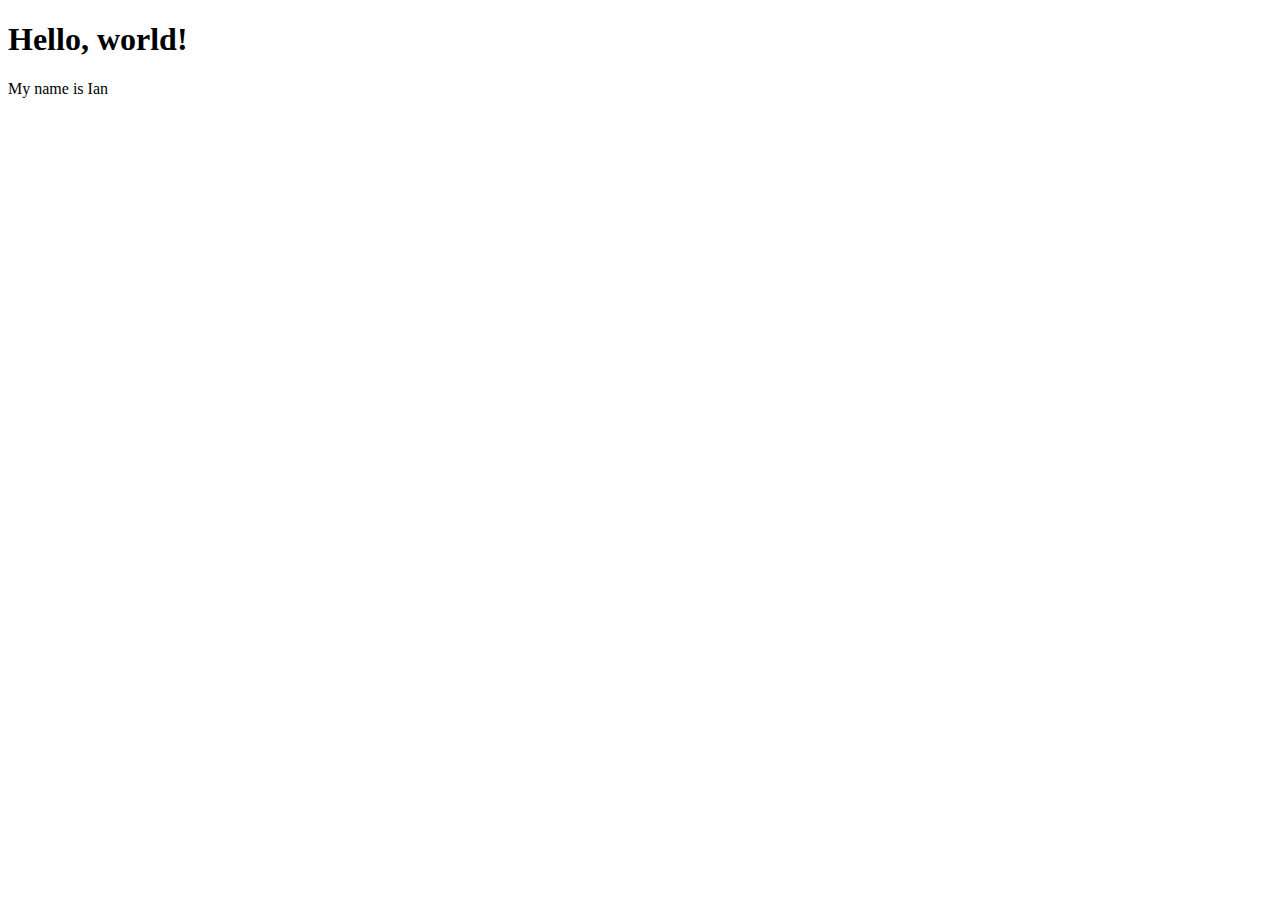
<file: 01-Test/index.html>
<!DOCTYPE html>
<html lang="en">
  <head>
    <meta charset="UTF-8" />
    <meta http-equiv="X-UA-Compatible" content="IE=edge" />
    <meta name="viewport" content="width=device-width, initial-scale=1.0" />
    <title>My first web page</title>
  </head>
  <body>
    <h1>Hello, world!</h1>
    <p>My name is Ian</p>
  </body>
</html>
</file>
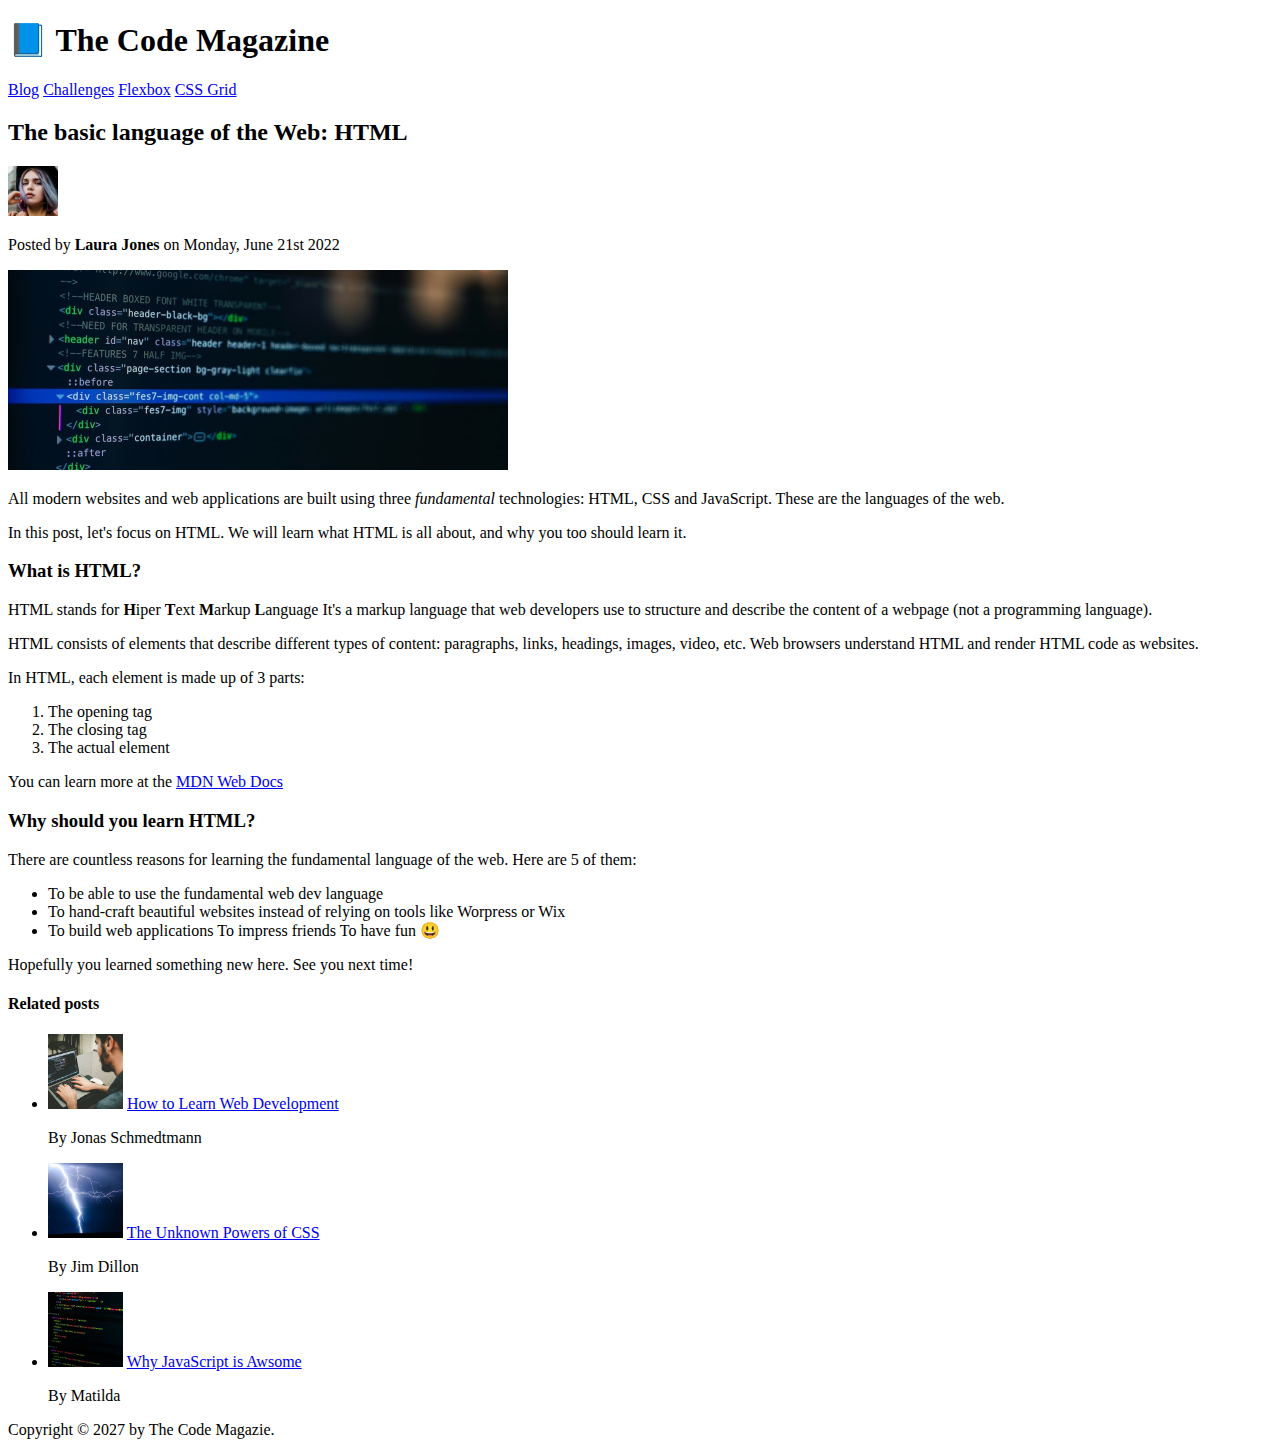
<file: 02-HTML-Fundamentals/index.html>
<!DOCTYPE html>
<html lang="en">

<head>
  <meta charset="UTF-8" />
  <title>The basic language of the Web: HTML</title> 
</head>

<body>
  <!-- Comments
      <h1>The basic language of the Web: HTML</h1>
      <h2>The basic language of the Web: HTML</h2>
      <h3>The basic language of the Web: HTML</h3>
      <h4>The basic language of the Web: HTML</h4>
      <h5>The basic language of the Web: HTML</h5>
      <h6>The basic language of the Web: HTML</h6>
    -->

  <header>
    <h1>📘 The Code Magazine</h1>
    <nav>
      <a href="blog.html">Blog</a>
      <a href="./challenges.html">Challenges</a>
      <a href="#">Flexbox</a>
      <a href="#">CSS Grid</a>
    </nav>
  </header>
  <article>
    <header>            
      <h2>The basic language of the Web: HTML</h2>      
      <img src="images/laura-jones.jpg" alt="Headshot of Laura Jones" height="50" width="50" />
      <p>Posted by <strong>Laura Jones</strong> on Monday, June 21st 2022</p>
      <img src="images/post-img.jpg" alt="HTML code on a sceen" height="200" width="500" />
    </header>
    <p>
      All modern websites and web applications are built using three
      <em>fundamental</em>
      technologies: HTML, CSS and JavaScript. These are the languages of the
      web.
    </p>
    <p>
      In this post, let's focus on HTML. We will learn what HTML is all about,
      and why you too should learn it.
    </p>
    <h3>What is HTML?</h3>
    <p>
      HTML stands for <strong>H</strong>iper <strong>T</strong>ext
      <strong>M</strong>arkup <strong>L</strong>anguage It's a markup language
      that web developers use to structure and describe the content of a webpage
      (not a programming language).
    </p>
    <p>
      HTML consists of elements that describe different types of content:
      paragraphs, links, headings, images, video, etc. Web browsers understand
      HTML and render HTML code as websites.
    </p>
    <p>In HTML, each element is made up of 3 parts:</p>
    <ol>
      <li>The opening tag</li>
      <li>The closing tag</li>
      <li>The actual element</li>
    </ol>

    <p></p>
    You can learn more at the
    <a href="https://developer.mozilla.org/en-US/" target="_blank">MDN Web Docs</a>
    </p>

    <h3>Why should you learn HTML?</h3>
    <p>
      There are countless reasons for learning the fundamental language of the
      web. Here are 5 of them:
    </p>
    <ul>
      <li>To be able to use the fundamental web dev language</li>
      <li>
        To hand-craft beautiful websites instead of relying on tools like
        Worpress or Wix
      </li>
      <li>To build web applications To impress friends To have fun 😃</li>
    </ul>
    <p>Hopefully you learned something new here. See you next time!</p>
  </article>
  <aside>
    <h4>Related posts</h4>
    <ul>
      <li>
        <img src="./images/related-1.jpg" alt="young man conding in laptop" height="75" width="75" />
        <a href="#">How to Learn Web Development</a>
        <p>By Jonas Schmedtmann</p>
      </li>
      <li>
        <img src="./images/related-2.jpg" alt="lightning" height="75" width="75" />
        <a href="#">The Unknown Powers of CSS</a>
        <p>By Jim Dillon</p>
      </li>
      <li>
        <img src="./images/related-3.jpg" alt="HTML code snippet" height="75" width="75"/>
        <a href="#">Why JavaScript is Awsome</a>
        <p>By Matilda</p>
      </li>
    </ul>
  </aside>
  <footer>
    Copyright &copy; 2027 by The Code Magazie.
  </footer>
</body>

</html>
</file>
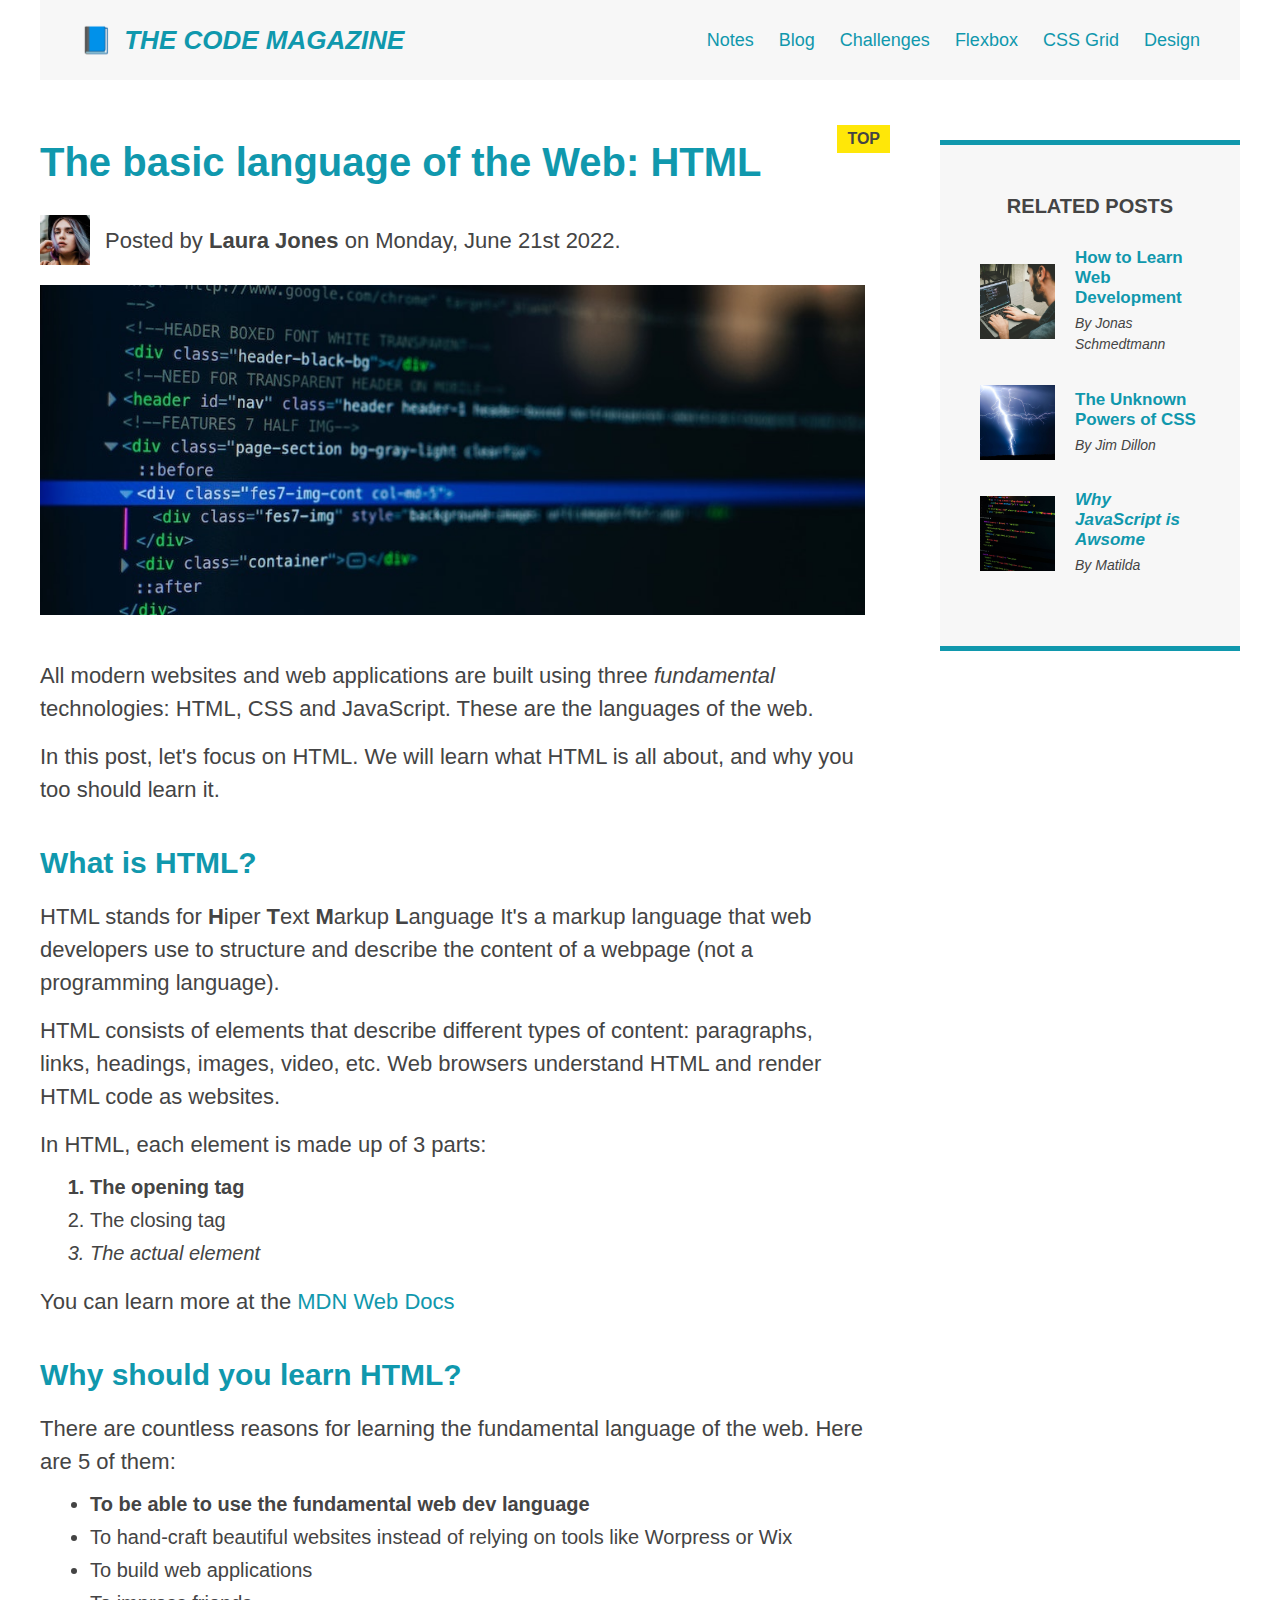
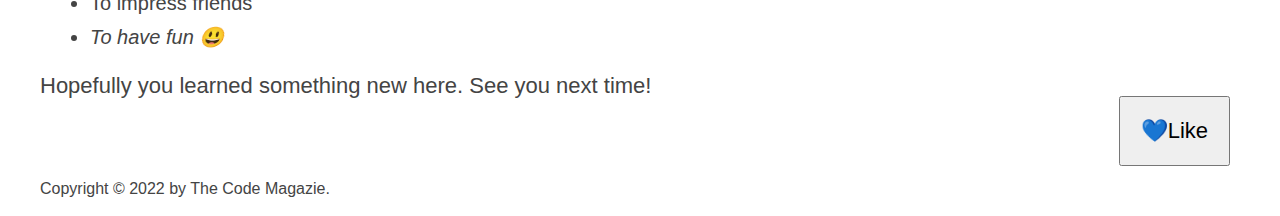
<file: code/index.html>
<!DOCTYPE html>
<html lang="en">
  <head>
    <meta charset="UTF-8" />
    <title>The basic language of the Web: HTML</title>
    <link href="./css/style.css" rel="stylesheet" />
  </head>

  <body>
    <div class="container">
      <header class="main-header clearfix">
        <h1>📘 The Code Magazine</h1>
        <nav>
          <a href="./notes.html">Notes</a>
          <a href="./blog.html">Blog</a>
          <a href="./challenges.html">Challenges</a>
          <a href="./flexbox.html">Flexbox</a>
          <a href="./css-grid.html">CSS Grid</a>
          <a href="./design.html">Design</a>
        </nav>
        <!-- <div class="clear"></div> -->
      </header>
      <!-- Only necessary for flexbox -->
      <!-- <div class="row"> -->
      <article>
        <header class="post-header">
          <h2>The basic language of the Web: HTML</h2>
          <div class="author-box">
            <img
              class="author-img"
              src="images/laura-jones.jpg"
              alt="Headshot of Laura Jones"
              height="50"
              width="50"
            />
            <p class="author">
              Posted by <strong>Laura Jones</strong> on Monday, June 21st 2022.
            </p>
          </div>
          <img
            class="post-image"
            src="images/post-img.jpg"
            alt="HTML code on a sceen"
            height="200"
            width="500"
          />
          <button>💙Like</button>
        </header>
        <p>
          All modern websites and web applications are built using three
          <em>fundamental</em>
          technologies: HTML, CSS and JavaScript. These are the languages of the
          web.
        </p>
        <p>
          In this post, let's focus on HTML. We will learn what HTML is all
          about, and why you too should learn it.
        </p>
        <h3>What is HTML?</h3>
        <p>
          HTML stands for <strong>H</strong>iper <strong>T</strong>ext
          <strong>M</strong>arkup <strong>L</strong>anguage It's a markup
          language that web developers use to structure and describe the content
          of a webpage (not a programming language).
        </p>
        <p>
          HTML consists of elements that describe different types of content:
          paragraphs, links, headings, images, video, etc. Web browsers
          understand HTML and render HTML code as websites.
        </p>
        <p>In HTML, each element is made up of 3 parts:</p>
        <ol>
          <li>The opening tag</li>
          <li>The closing tag</li>
          <li>The actual element</li>
        </ol>

        <p>
          You can learn more at the
          <a href="https://developer.mozilla.org/en-US/" target="_blank"
            >MDN Web Docs</a
          >
        </p>

        <h3>Why should you learn HTML?</h3>
        <p>
          There are countless reasons for learning the fundamental language of
          the web. Here are 5 of them:
        </p>
        <ul>
          <li>To be able to use the fundamental web dev language</li>
          <li>
            To hand-craft beautiful websites instead of relying on tools like
            Worpress or Wix
          </li>
          <li>To build web applications</li>
          <li>To impress friends</li>
          <li>To have fun 😃</li>
        </ul>
        <p>Hopefully you learned something new here. See you next time!</p>
      </article>
      <aside>
        <h4>Related posts</h4>
        <ul class="related">
          <li class="related-post">
            <img
              src="./images/related-1.jpg"
              alt="young man conding in laptop"
              height="75"
              width="75"
            />
            <div>
              <a href="#" class="related-link">How to Learn Web Development</a>
              <p class="related-author">By Jonas Schmedtmann</p>
            </div>
          </li>
          <li class="related-post">
            <img
              src="./images/related-2.jpg"
              alt="lightning"
              height="75"
              width="75"
            />
            <div>
              <a href="#" class="related-link">The Unknown Powers of CSS</a>
              <p class="related-author">By Jim Dillon</p>
            </div>
          </li>
          <li class="related-post">
            <img
              src="./images/related-3.jpg"
              alt="HTML code snippet"
              height="75"
              width="75"
            />
            <div>
              <a href="#" class="related-link">Why JavaScript is Awsome</a>
              <p class="related-author">By Matilda</p>
            </div>
          </li>
        </ul>
      </aside>
      <!-- </div> -->
      <footer>
        <p id="copyright" class="copyright text">
          Copyright &copy; 2022 by The Code Magazie.
        </p>
      </footer>
    </div>
  </body>
</html>
</file>
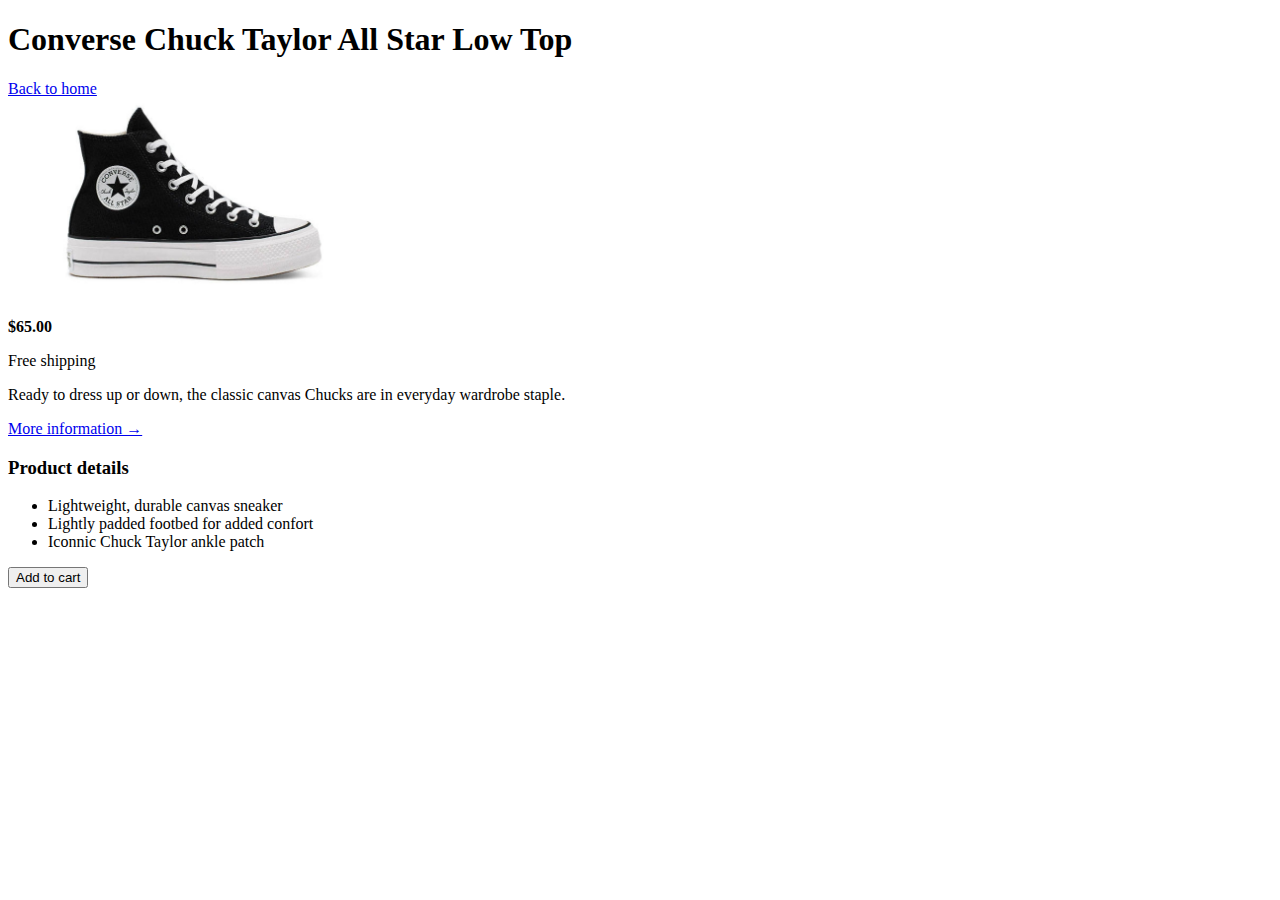
<file: 02-HTML-Fundamentals/challenges.html>
<!DOCTYPE html>
<html lang="en">
  <head>
    <meta charset="UTF-8" />
    <title>Challenge 02</title>
  </head>
  <body>
    <header>
      <h1>Converse Chuck Taylor All Star Low Top</h1>
      <a href="./index.html">Back to home</a>
    </header>
    <article>
      <img
        src="./images/converse"
        alt="Converse Chuck Taylor All Star Low Top"
        height="200"
      />
      <p><strong>$65.00</strong></p>
      <p>Free shipping</p>
      <p>
        Ready to dress up or down, the classic canvas Chucks are in everyday
        wardrobe staple.
      </p>
      <a href="#">More information &rarr;</a>
    </article>
    <aside>
      <h3>Product details</h3>
      <ul>
        <li>Lightweight, durable canvas sneaker</li>
        <li>Lightly padded footbed for added confort</li>
        <li>Iconnic Chuck Taylor ankle patch</li>
      </ul>
      <button>Add to cart</button>
    </aside>
  </body>
</html>
</file>
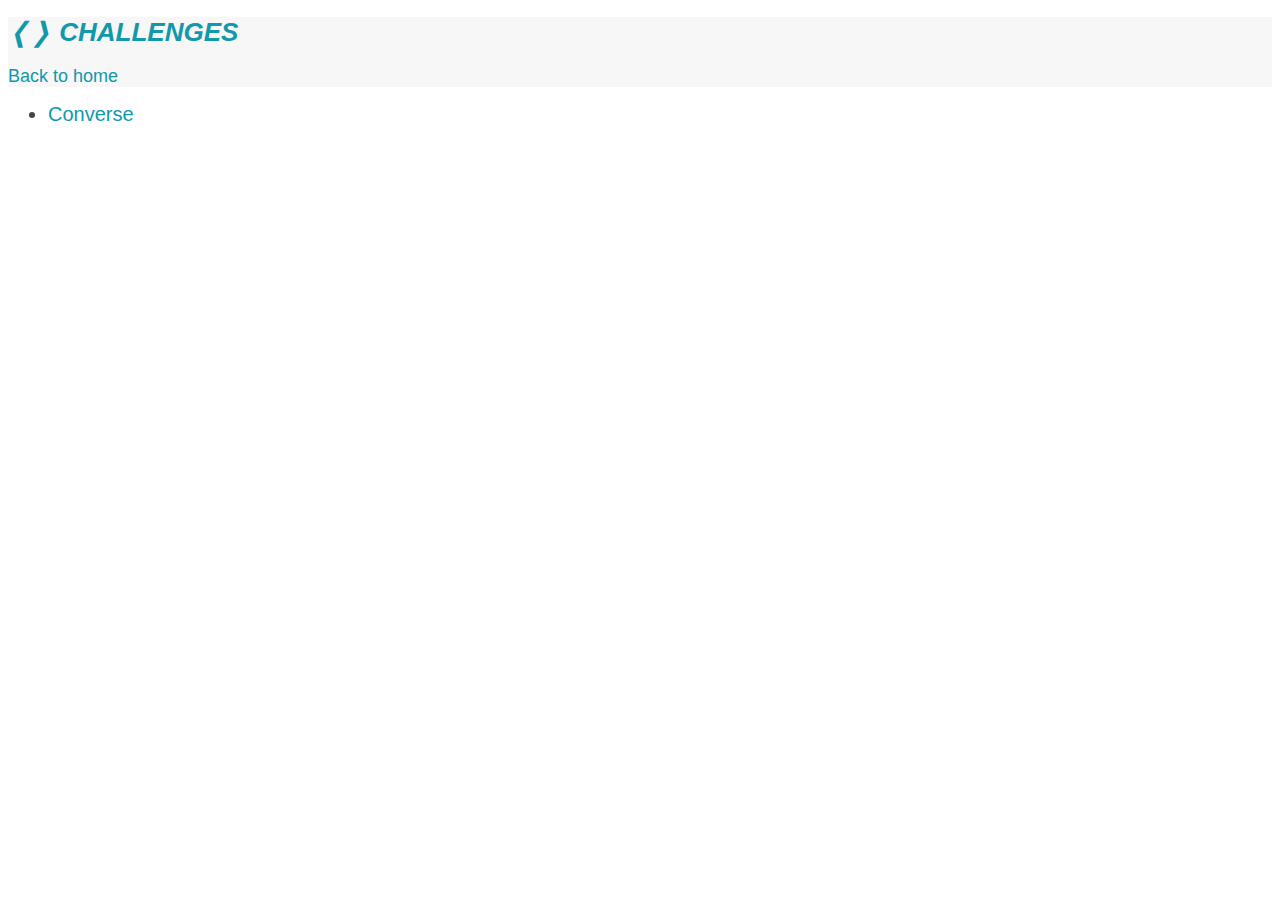
<file: code/challenges.html>
<!DOCTYPE html>
<html lang="en">
  <head>
    <meta charset="UTF-8" />
    <title>Challenge 02</title>
    <link href="./css/challenges.css" rel="stylesheet" />
  </head>
  <body>
    <header class="main-header">
      <h1>&#10092;&#10093; Challenges</h1>
      <nav>
        <a href="./index.html">Back to home</a>
      </nav>
    </header>
    <article>
      <section>
        <ul>
          <li>
            <a href="./converse.html"> Converse </a>
          </li>
        </ul>
      </section>
    </article>
  </body>
</html>
</file>
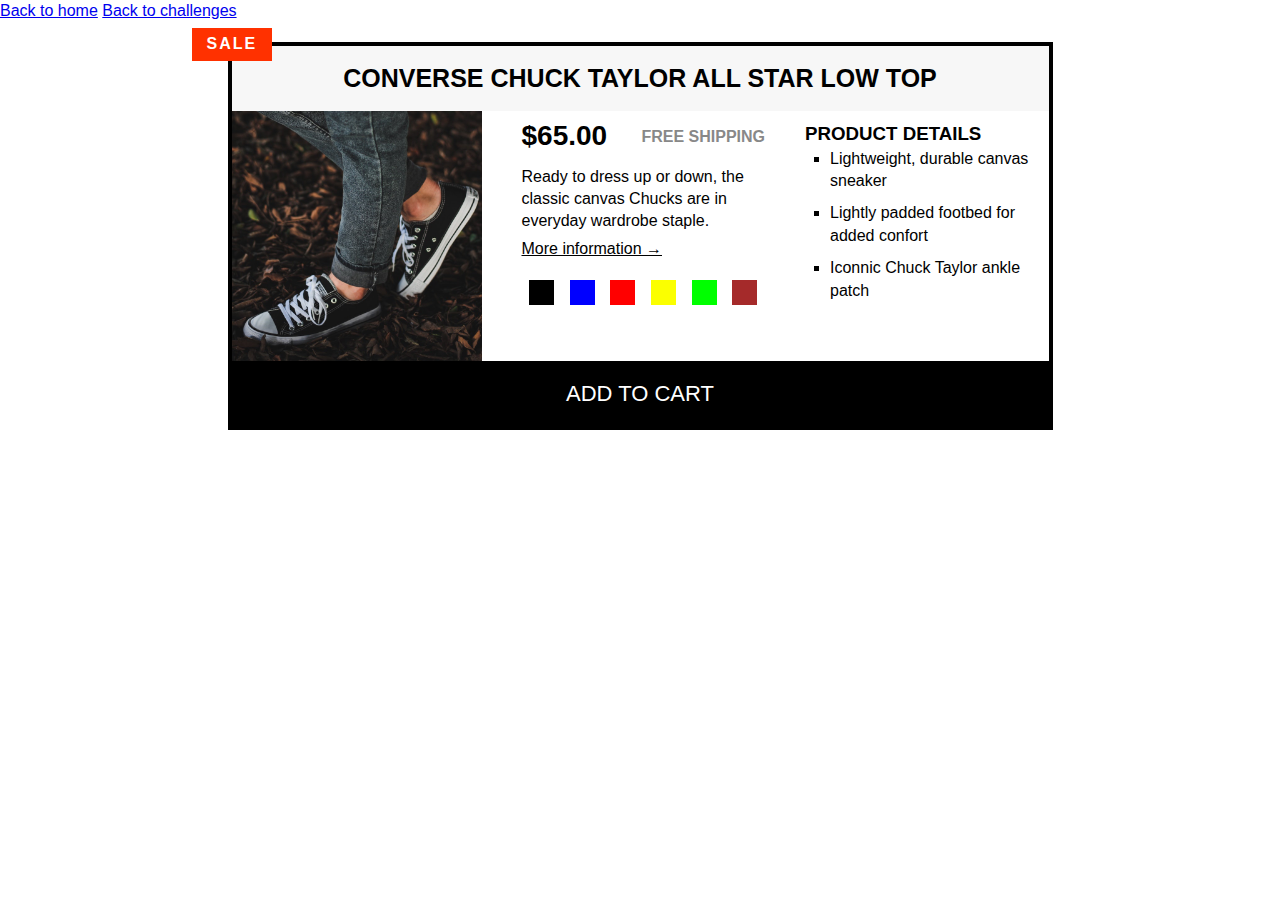
<file: code/converse.html>
<!DOCTYPE html>
<html lang="en">
  <head>
    <meta charset="UTF-8" />
    <title>Challenge 02</title>
    <link href="./css/converse.css" rel="stylesheet" />
  </head>
  <body>
    <a href="./index.html">Back to home</a>
    <a href="./challenges.html">Back to challenges</a>
    <article class="product">
      <h1 class="title">Converse Chuck Taylor All Star Low Top</h1>
      <img
        src="./images/converse.jpeg"
        alt="Chuck Taylor All Star Shoe"
        class="product-img"
      />
      <div class="product-info">
        <div class="product-info-price">
          <p class="price"><strong>$65.00</strong></p>
          <p class="ship">Free shipping</p>
        </div>
        <div class="clear"></div>
        <p class="product-description">
          Ready to dress up or down, the classic canvas Chucks are in everyday
          wardrobe staple.
        </p>
        <a href="#" class="more-info">More information &rarr;</a>
        <div class="colors">
          <div class="color black"></div>
          <div class="color blue"></div>
          <div class="color red"></div>
          <div class="color yellow"></div>
          <div class="color green"></div>
          <div class="color brown"></div>
        </div>
      </div>
      <div class="product-details">
        <h3 class="details">Product details</h3>
        <ul class="details-list">
          <li>Lightweight, durable canvas sneaker</li>
          <li>Lightly padded footbed for added confort</li>
          <li>Iconnic Chuck Taylor ankle patch</li>
        </ul>
      </div>
      <button class="button">Add to cart</button>
    </article>
  </body>
</html>
</file>
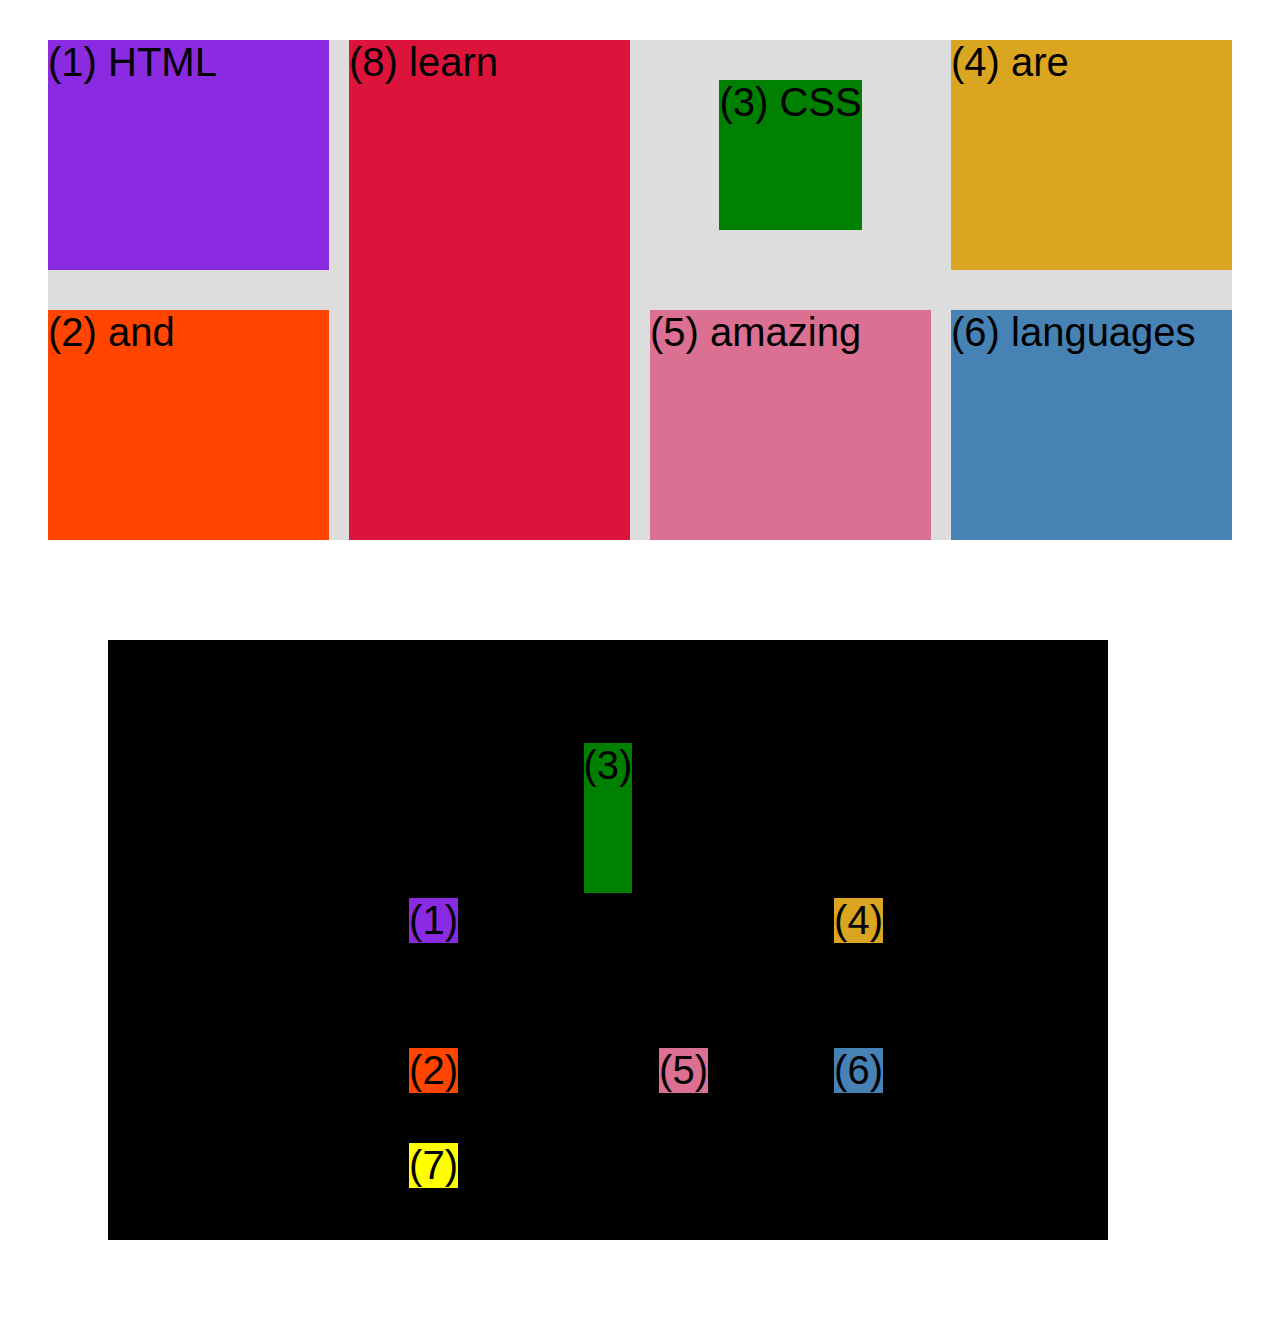
<file: code/css-grid.html>
<!DOCTYPE html>
<html lang="en">
  <head>
    <meta charset="UTF-8" />
    <meta http-equiv="X-UA-Compatible" content="IE=edge" />
    <meta name="viewport" content="width=device-width, initial-scale=1.0" />
    <title>CSS Grid</title>
    <style>
      .el--1 {
        background-color: blueviolet;
      }
      .el--2 {
        background-color: orangered;
      }
      .el--3 {
        background-color: green;
        height: 150px;
      }
      .el--4 {
        background-color: goldenrod;
      }
      .el--5 {
        background-color: palevioletred;
      }
      .el--6 {
        background-color: steelblue;
      }
      .el--7 {
        background-color: yellow;
      }
      .el--8 {
        background-color: crimson;
      }

      .container--1 {
        /* STARTER */
        font-family: sans-serif;
        background-color: #ddd;
        font-size: 40px;
        margin: 40px;

        /* CSS GRID */
        display: grid;
        grid-template-columns: repeat(4, 1fr);
        grid-template-rows: 1fr 1fr;
        height: 500px;
        /* gap: 30px; */
        column-gap: 20px;
        row-gap: 40px;
        /* display: none; */
      }

      .el--8 {
        grid-column: 2 / 3;
        grid-row: 1 / -1;
      }

      .el--2 {
        /* grid-column: 1/-1; */
        grid-row: 2;
      }

      /* .el--6 {
        grid-row: 3 /5; 
      } */

      .container--2 {
        /* STARTER */
        font-family: sans-serif;
        background-color: black;
        font-size: 40px;
        margin: 100px;

        width: 1000px;
        height: 600px;

        /* CSS GRID */
        display: grid;
        grid-template-columns: 125px 200px 125px;
        grid-template-rows: 250px 100px;
        gap: 50px;
        /*Align tracks inside container;
        distribute empty space*/
        justify-content: center;
        /* justify-content: space-around; */
        align-content: center;
        /*Aligning items INSIDE cells: moving items
        around inside cells
        */
        align-items: end;
        justify-items: end;
      }

      .el--3 {
        align-self: center;
        justify-self: center;
      }
    </style>
  </head>
  <body>
    <div class="container--1">
      <div class="el el--1">(1) HTML</div>
      <div class="el el--2">(2) and</div>
      <div class="el el--3">(3) CSS</div>
      <div class="el el--4">(4) are</div>
      <div class="el el--5">(5) amazing</div>
      <div class="el el--6">(6) languages</div>
      <!-- <div class="el el--7">(7) to</div> -->
      <div class="el el--8">(8) learn</div>
    </div>

    <div class="container--2">
      <div class="el el--1">(1)</div>
      <div class="el el--2">(2)</div>
      <div class="el el--3">(3)</div>
      <div class="el el--4">(4)</div>
      <div class="el el--5">(5)</div>
      <div class="el el--6">(6)</div>
      <div class="el el--7">(7)</div>
    </div>
  </body>
</html>
</file>
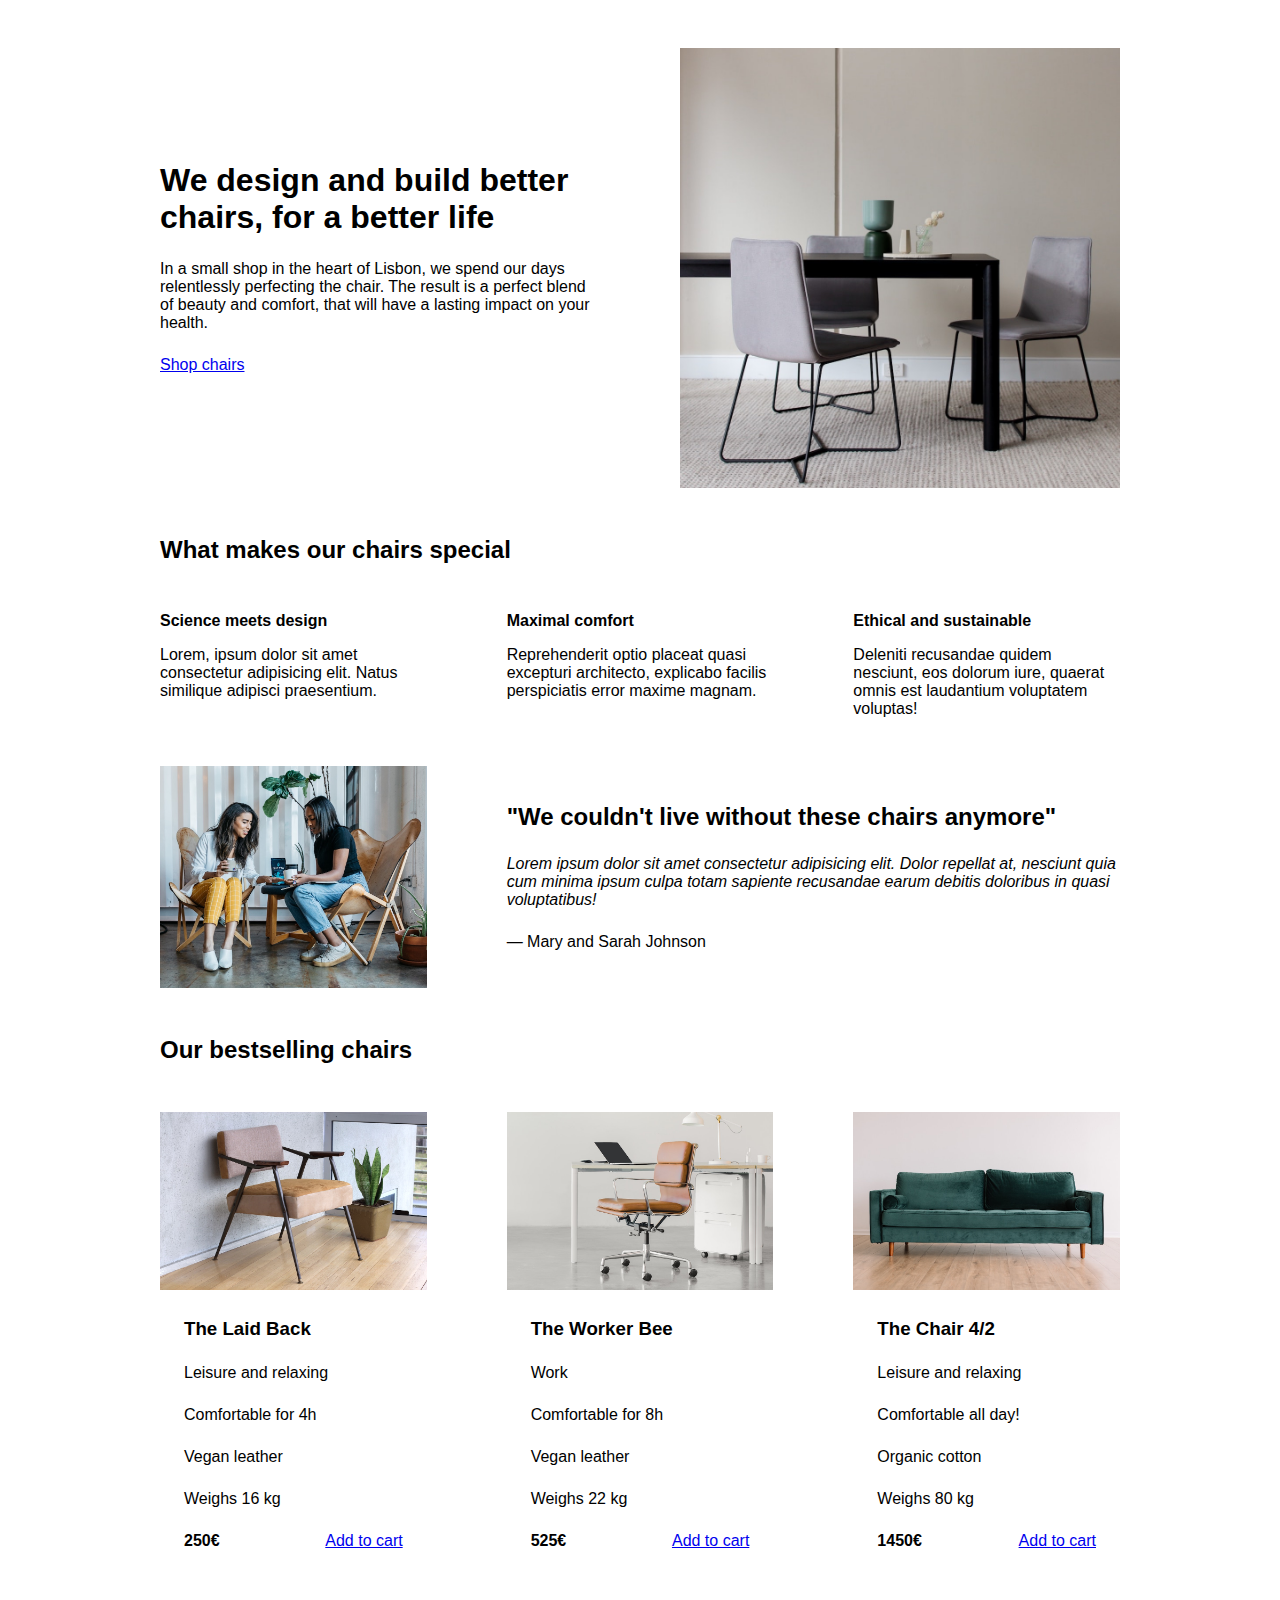
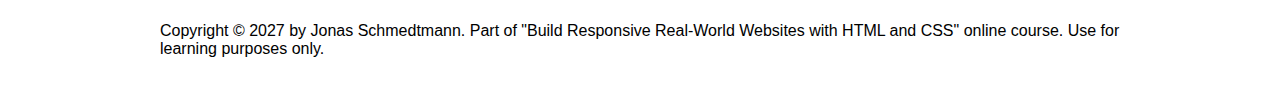
<file: code/design.html>
<!DOCTYPE html>
<html lang="en">
  <head>
    <meta charset="UTF-8" />
    <meta http-equiv="X-UA-Compatible" content="IE=edge" />
    <meta name="viewport" content="width=device-width, initial-scale=1.0" />
    <link rel="stylesheet" href="./css/design.css" />
    <title>Lisbon Chair Shop</title>
  </head>
  <body>
    <div class="container">
      <header>
        <div class="header-text-box">
          <h1>We design and build better chairs, for a better life</h1>
          <p class="header-text">
            In a small shop in the heart of Lisbon, we spend our days
            relentlessly perfecting the chair. The result is a perfect blend of
            beauty and comfort, that will have a lasting impact on your health.
          </p>
          <a class="btn btn--big" href="#">Shop chairs</a>
        </div>
        <img src="./images/design/hero.jpg" alt="Photo" />
      </header>

      <section>
        <h2>What makes our chairs special</h2>
        <div class="grid-3-cols">
          <div>
            <p class="features-title"><strong>Science meets design</strong></p>
            <p class="features-text">
              Lorem, ipsum dolor sit amet consectetur adipisicing elit. Natus
              similique adipisci praesentium.
            </p>
          </div>

          <div>
            <p class="features-title">
              <strong>Maximal comfort</strong>
            </p>
            <p class="features-text">
              Reprehenderit optio placeat quasi excepturi architecto, explicabo
              facilis perspiciatis error maxime magnam.
            </p>
          </div>

          <div>
            <p class="features-title">
              <strong>Ethical and sustainable</strong>
            </p>
            <p class="features-text">
              Deleniti recusandae quidem nesciunt, eos dolorum iure, quaerat
              omnis est laudantium voluptatem voluptas!
            </p>
          </div>
        </div>
      </section>

      <section class="testimonial-section">
        <div class="grid-3-cols">
          <img
            src="./images/design/customers.jpg"
            alt="People sitting on chairs"
          />
          <div class="testimonial-box">
            <h2>"We couldn't live without these chairs anymore"</h2>
            <blockquote class="testimonial-text">
              Lorem ipsum dolor sit amet consectetur adipisicing elit. Dolor
              repellat at, nesciunt quia cum minima ipsum culpa totam sapiente
              recusandae earum debitis doloribus in quasi voluptatibus!
            </blockquote>
            <p class="testimonial-author">&mdash; Mary and Sarah Johnson</p>
          </div>
        </div>
      </section>

      <section>
        <h2>Our bestselling chairs</h2>
        <div class="grid-3-cols">
          <figure class="chair">
            <img src="./images/design/chair-1.jpg" alt="Chair" />
            <div class="chair-box">
              <h3>The Laid Back</h3>
              <ul class="chair-details">
                <li>
                  <!-- Span is a generic INLINE text element, it doesn't have any meaning. It's like a div element, but inline -->
                  <span>Leisure and relaxing</span>
                </li>
                <li>
                  <span>Comfortable for 4h</span>
                </li>
                <li>
                  <span>Vegan leather</span>
                </li>
                <li>
                  <span>Weighs 16 kg</span>
                </li>
              </ul>
              <div class="chair-price">
                <strong>250€</strong>
                <a href="#" class="btn btn--small">Add to cart</a>
              </div>
            </div>
          </figure>

          <figure class="chair">
            <img src="./images/design/chair-2.jpg" alt="Chair" />
            <div class="chair-box">
              <h3>The Worker Bee</h3>
              <ul class="chair-details">
                <li>
                  <span>Work</span>
                </li>
                <li>
                  <span>Comfortable for 8h</span>
                </li>
                <li>
                  <span>Vegan leather</span>
                </li>
                <li>
                  <span>Weighs 22 kg</span>
                </li>
              </ul>
              <div class="chair-price">
                <strong>525€</strong>
                <a href="#" class="btn btn--small">Add to cart</a>
              </div>
            </div>
          </figure>

          <figure class="chair">
            <img src="./images/design/chair-3.jpg" alt="Chair" />
            <div class="chair-box">
              <h3>The Chair 4/2</h3>
              <ul class="chair-details">
                <li>
                  <span>Leisure and relaxing</span>
                </li>
                <li>
                  <span>Comfortable all day!</span>
                </li>
                <li>
                  <span>Organic cotton</span>
                </li>
                <li>
                  <span>Weighs 80 kg</span>
                </li>
              </ul>
              <div class="chair-price">
                <strong>1450€</strong>
                <a href="#" class="btn btn--small">Add to cart</a>
              </div>
            </div>
          </figure>
        </div>
      </section>

      <footer>
        Copyright &copy; 2027 by Jonas Schmedtmann. Part of "Build Responsive
        Real-World Websites with HTML and CSS" online course. Use for learning
        purposes only.
      </footer>
    </div>
  </body>
</html>
</file>
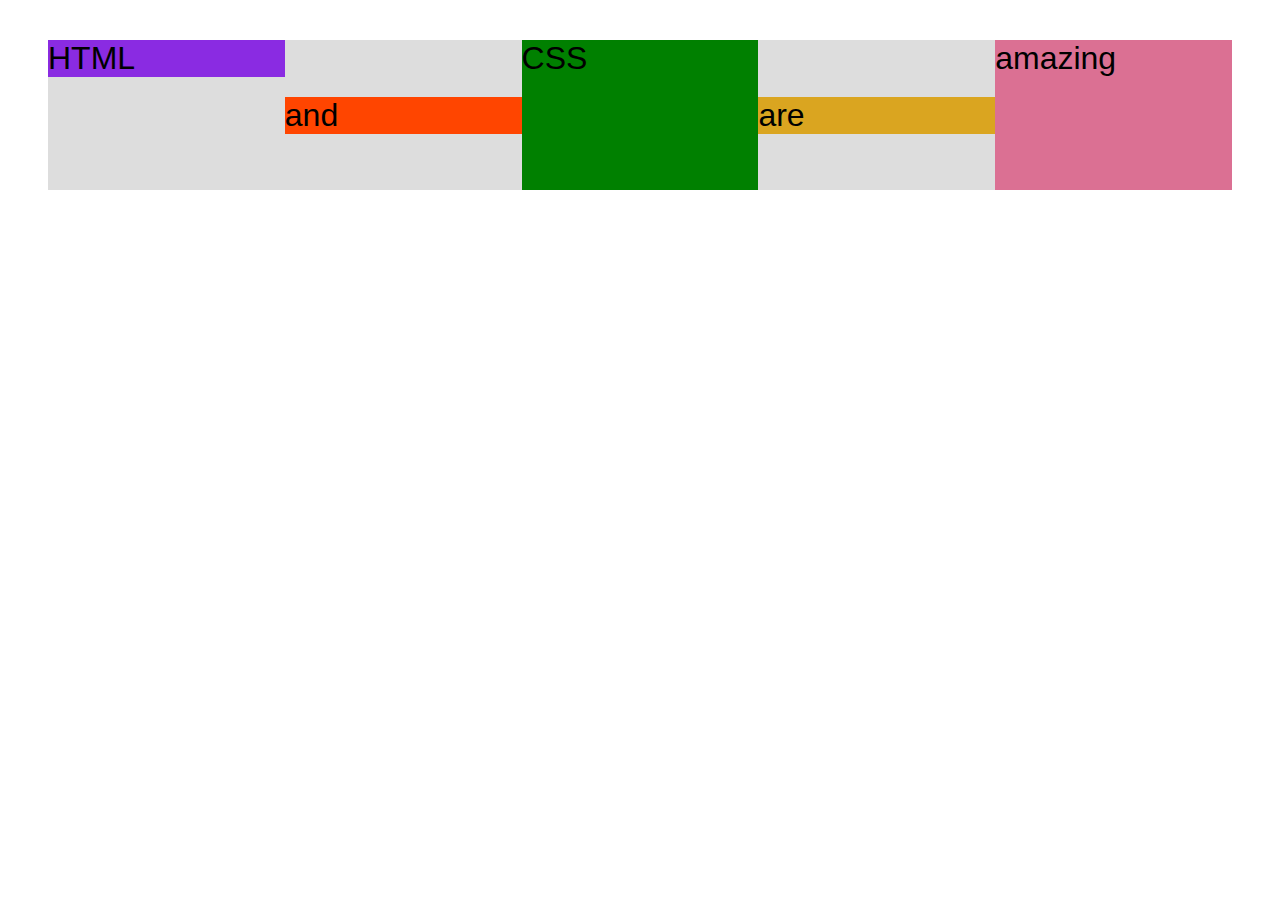
<file: code/flexbox.html>
<!DOCTYPE html>
<html lang="en">
  <head>
    <meta charset="UTF-8" />
    <meta http-equiv="X-UA-Compatible" content="IE=edge" />
    <meta name="viewport" content="width=device-width, initial-scale=1.0" />
    <title>Flexbox</title>
    <style>
      .el--1 {
        background-color: blueviolet;
      }
      .el--2 {
        background-color: orangered;
      }
      .el--3 {
        background-color: green;
        height: 150px;
      }
      .el--4 {
        background-color: goldenrod;
      }
      .el--5 {
        background-color: palevioletred;
      }
      .el--6 {
        background-color: steelblue;
      }
      .el--7 {
        background-color: yellow;
      }
      .el--8 {
        background-color: crimson;
      }

      .container {
        /* STARTER */
        font-family: sans-serif;
        background-color: #ddd;
        font-size: 32px;
        margin: 40px;

        /* FLEXBOX */
        display: flex;
        align-items: center;
        justify-content: flex-start;
        /* gap: 30px; */
      }

      .el {
        /* Defaults
        flex-grow: 0;
        flex-shrink: 1;
        flex-basis: auto; */
        /* flex-basis: 200px; */
        flex: 1;
      }

      .el--1 {
        align-self: flex-start;
        /* flex-grow: 3; */
        /* order: 2; */
      }

      .el--5 {
        align-self: stretch;
        order: 1;
      }

      .el--6 {
        order: -1;
      }
    </style>
  </head>
  <body>
    <div class="container">
      <div class="el el--1">HTML</div>
      <div class="el el--2">and</div>
      <div class="el el--3">CSS</div>
      <div class="el el--4">are</div>
      <div class="el el--5">amazing</div>
      <!-- <div class="el el--6">languages</div>
      <div class="el el--7">to</div>
      <div class="el el--8">learn</div> -->
    </div>
  </body>
</html>
</file>
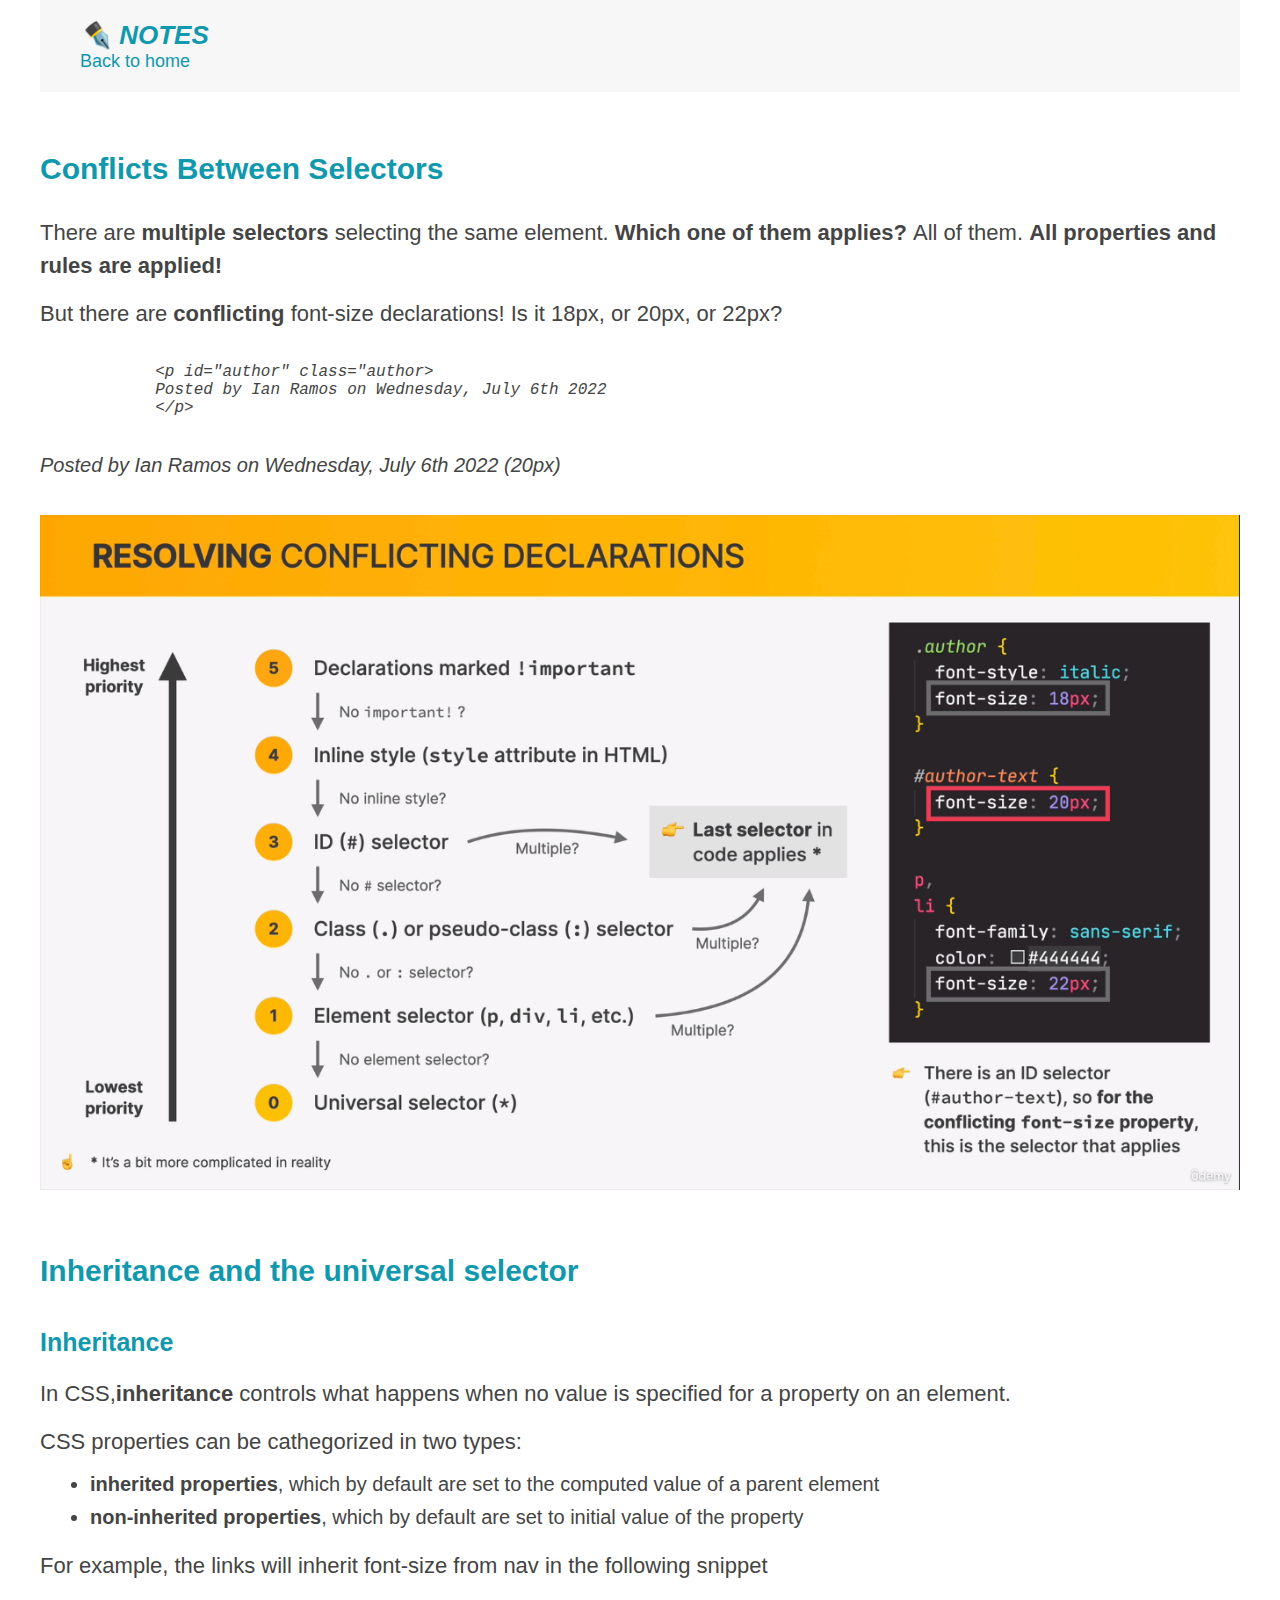
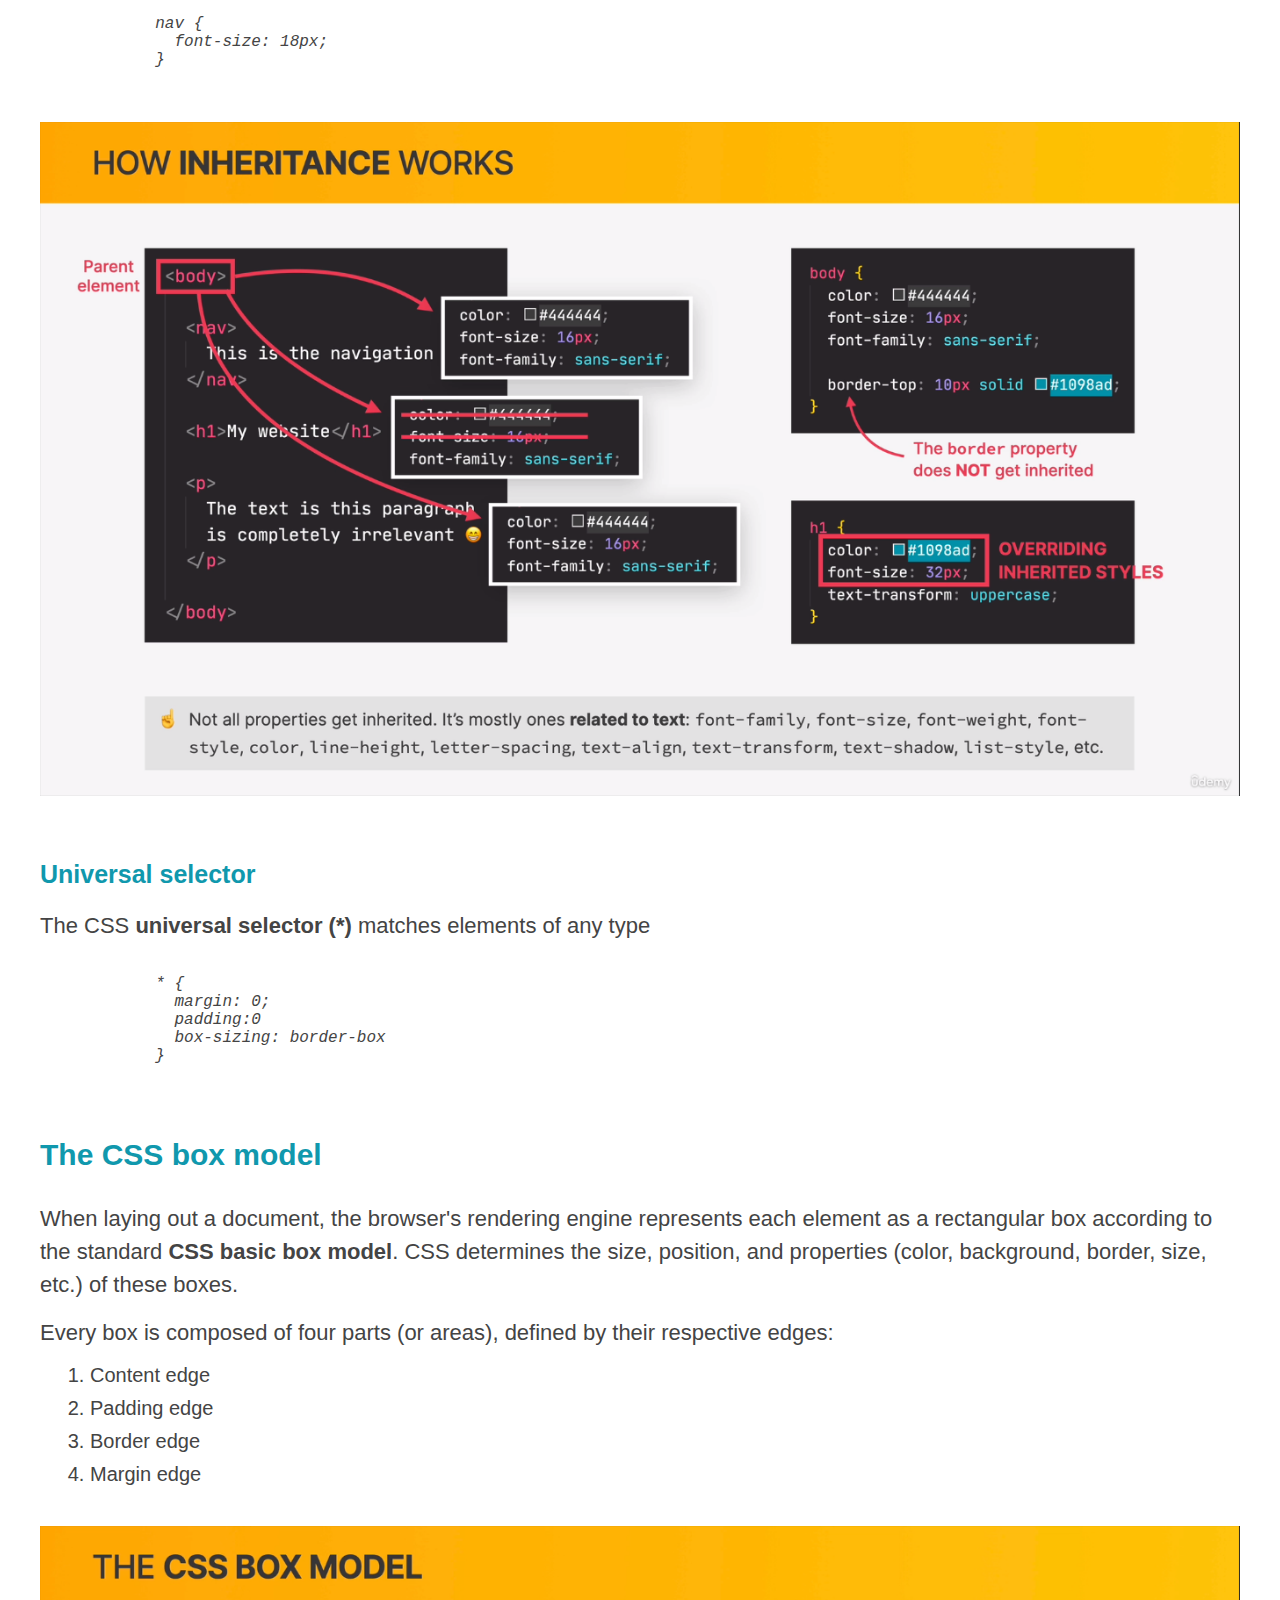
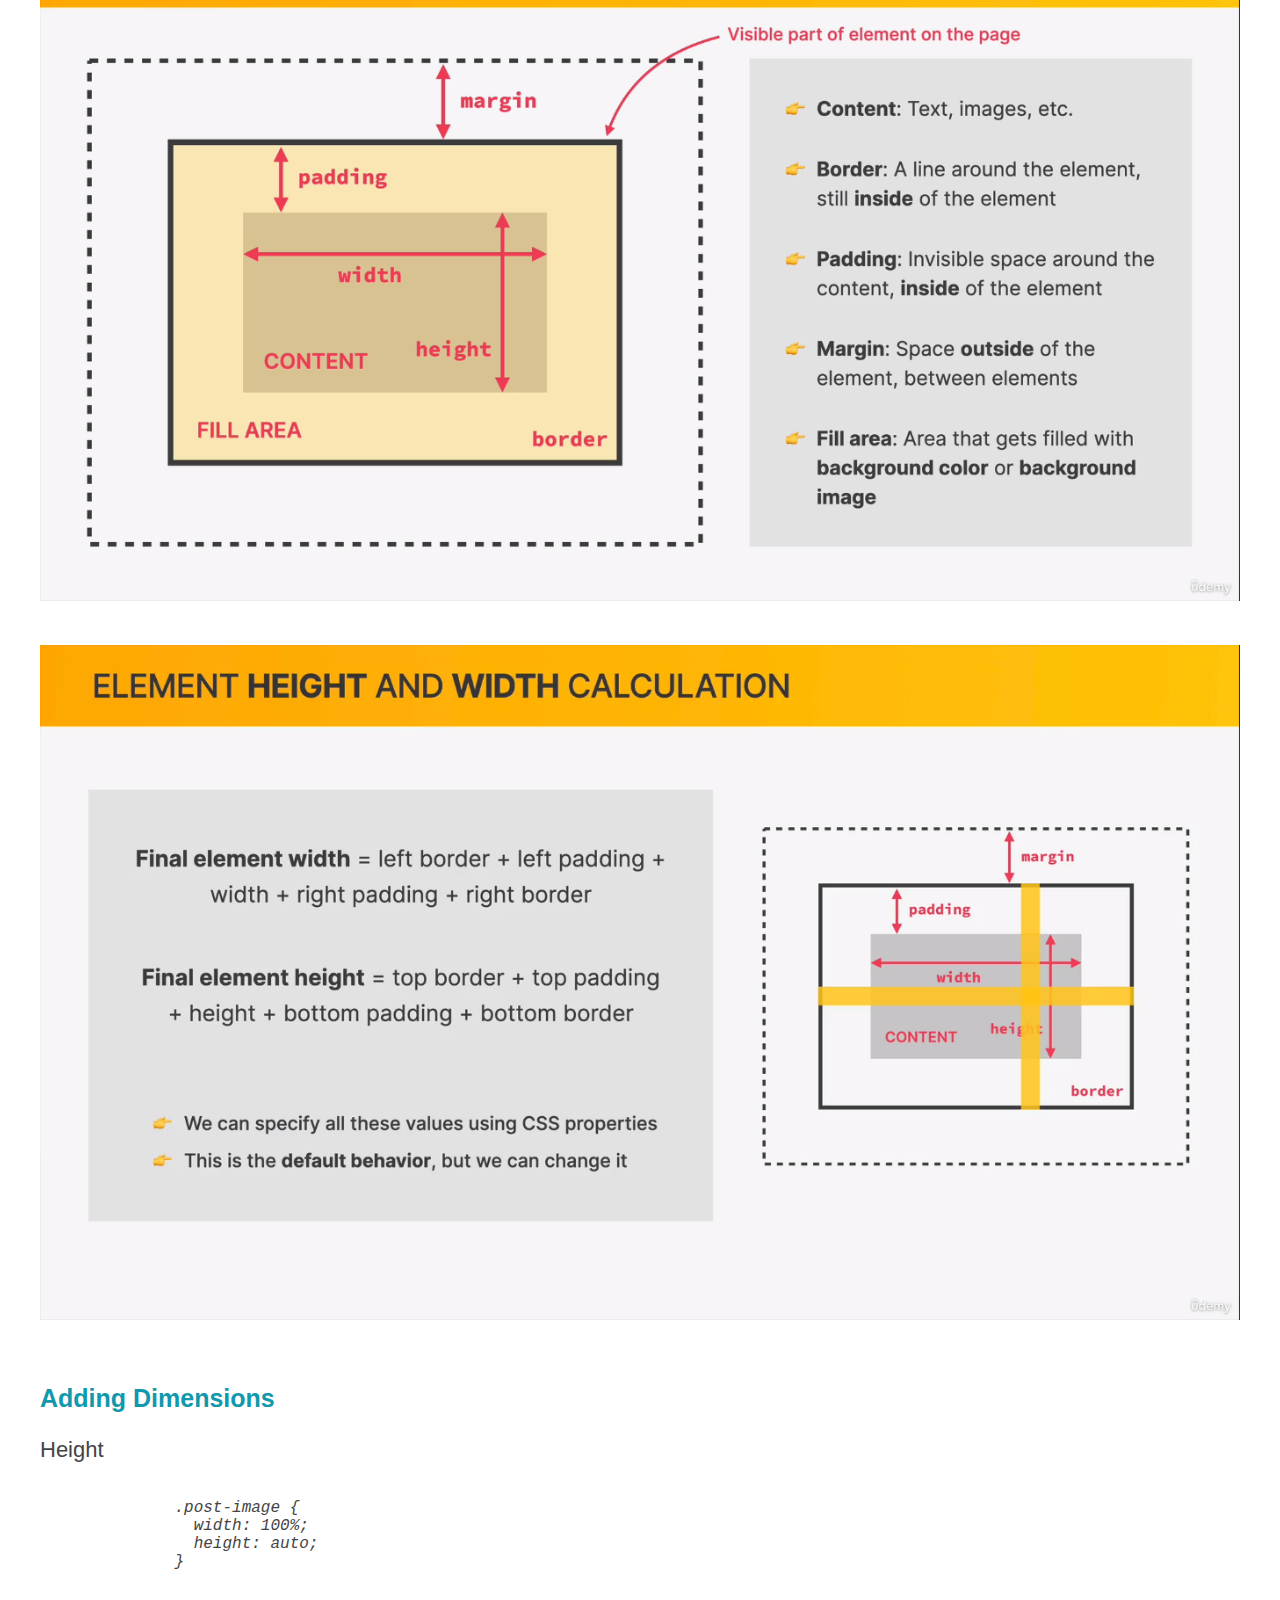
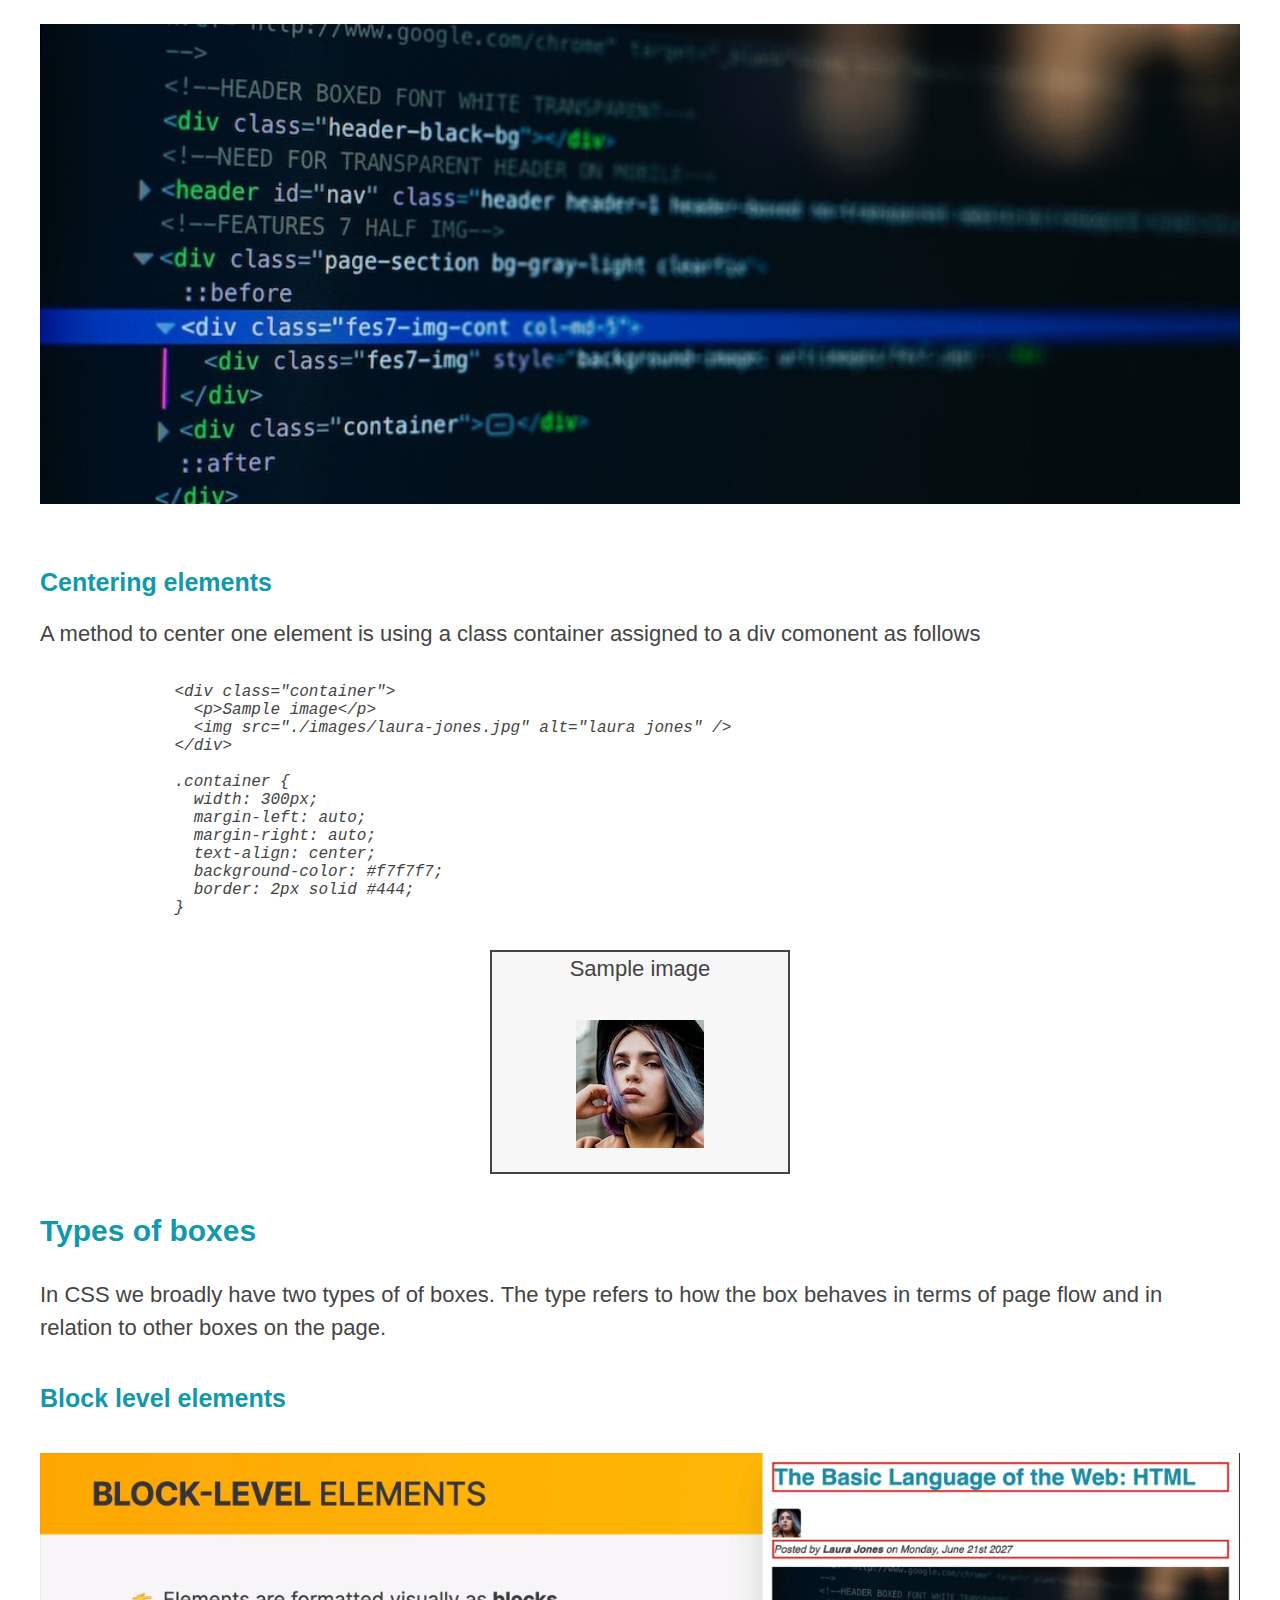
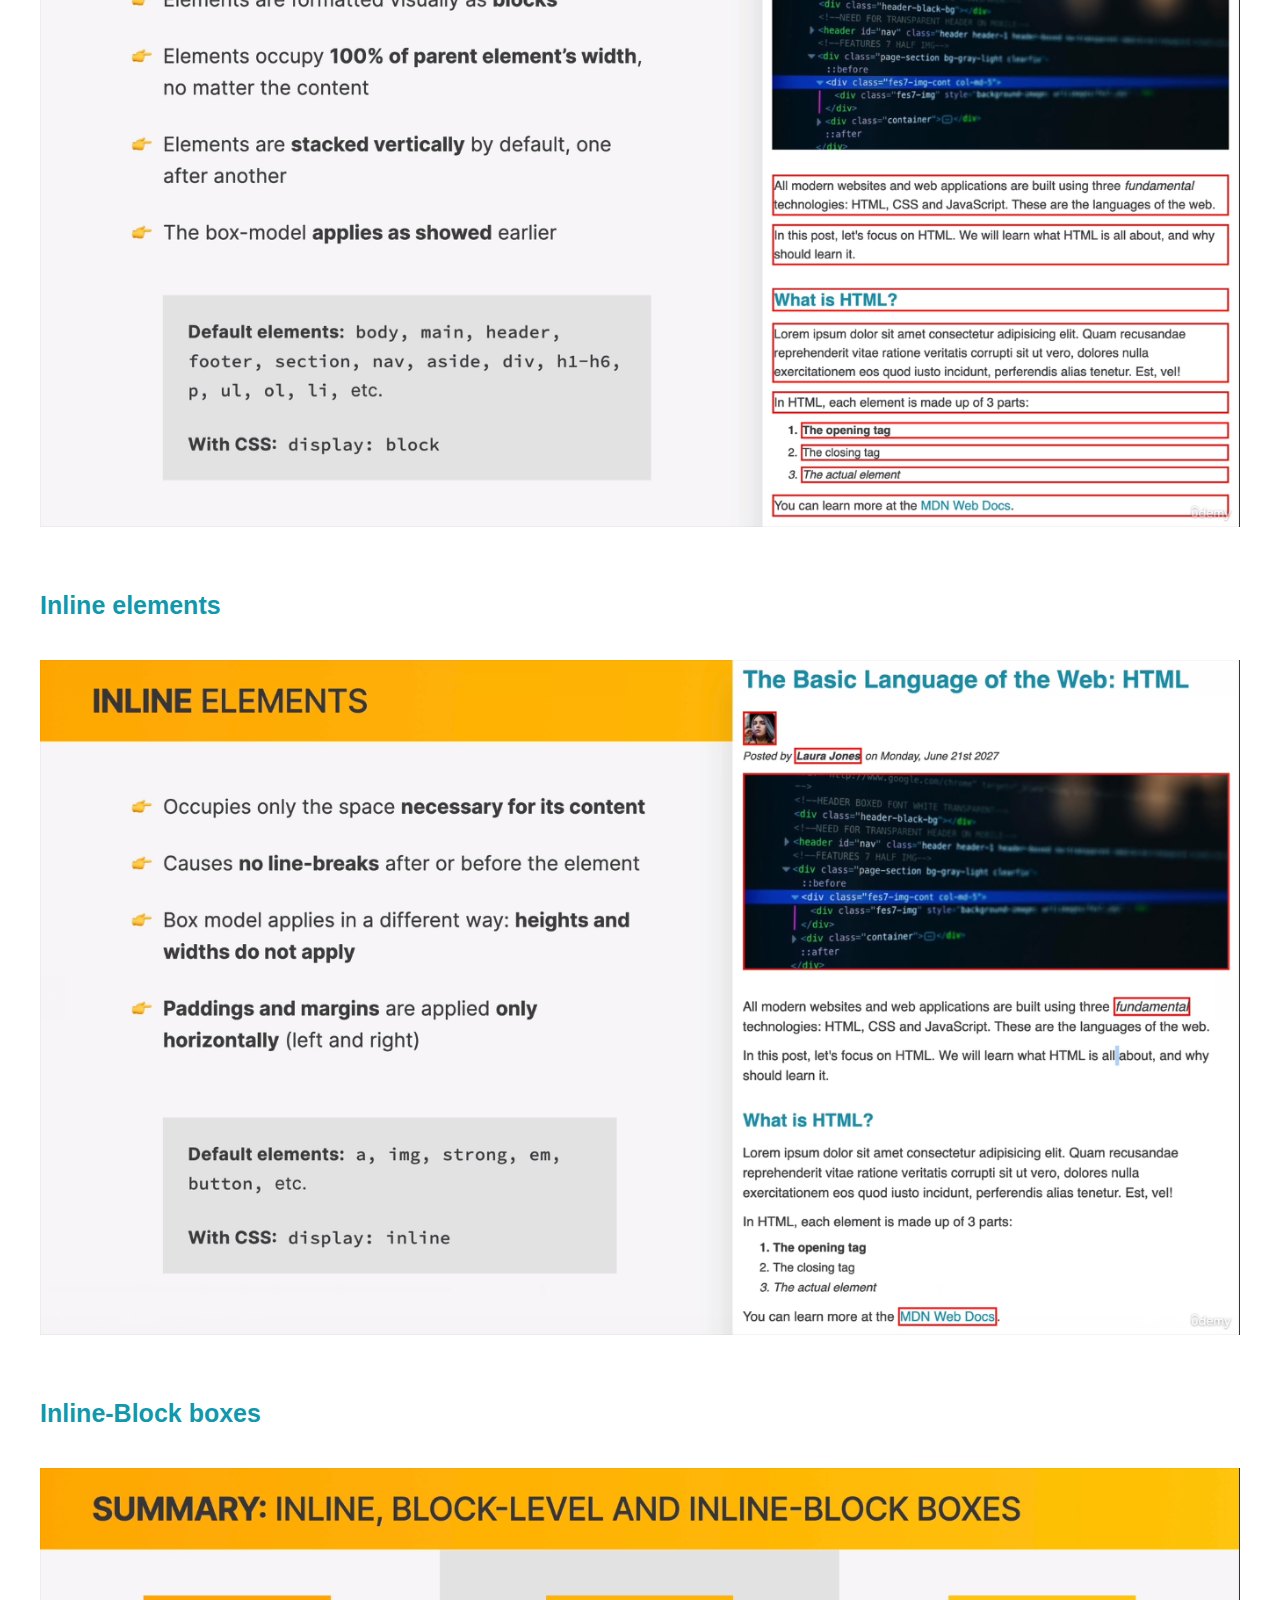
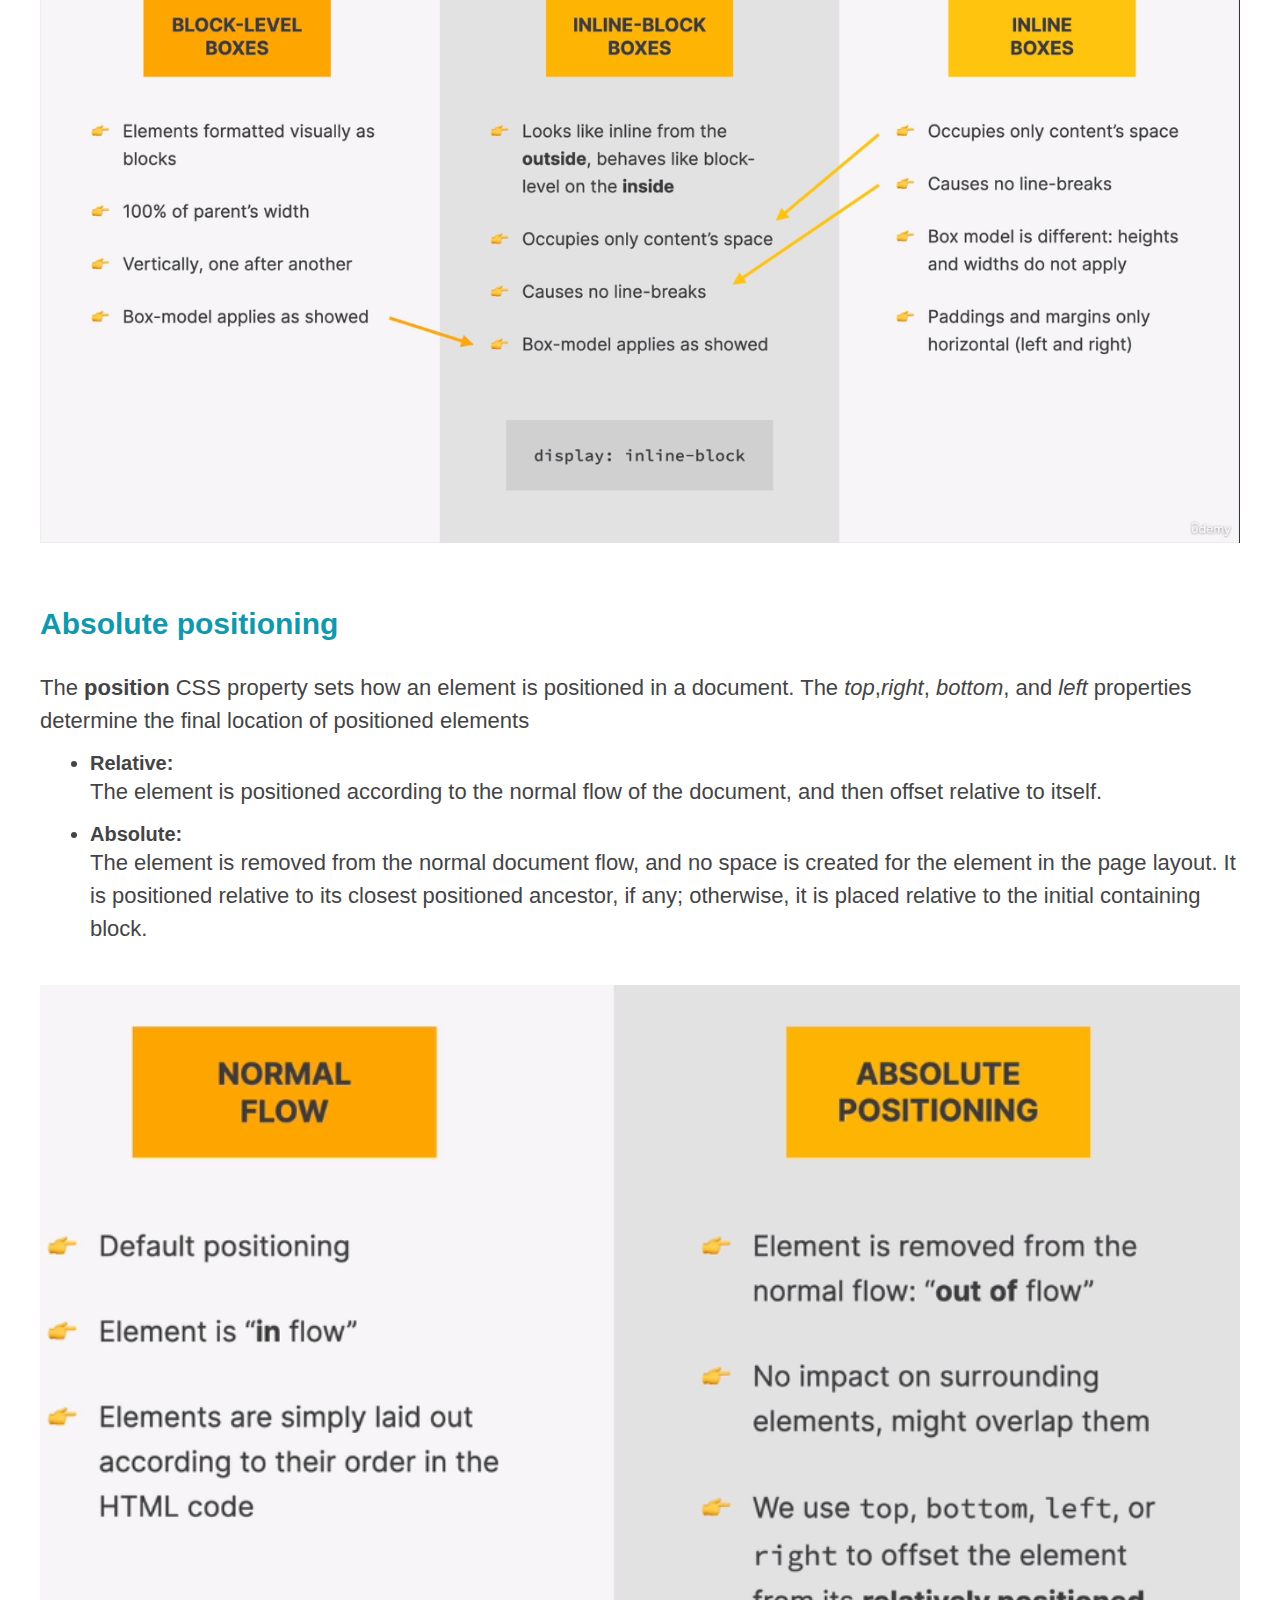
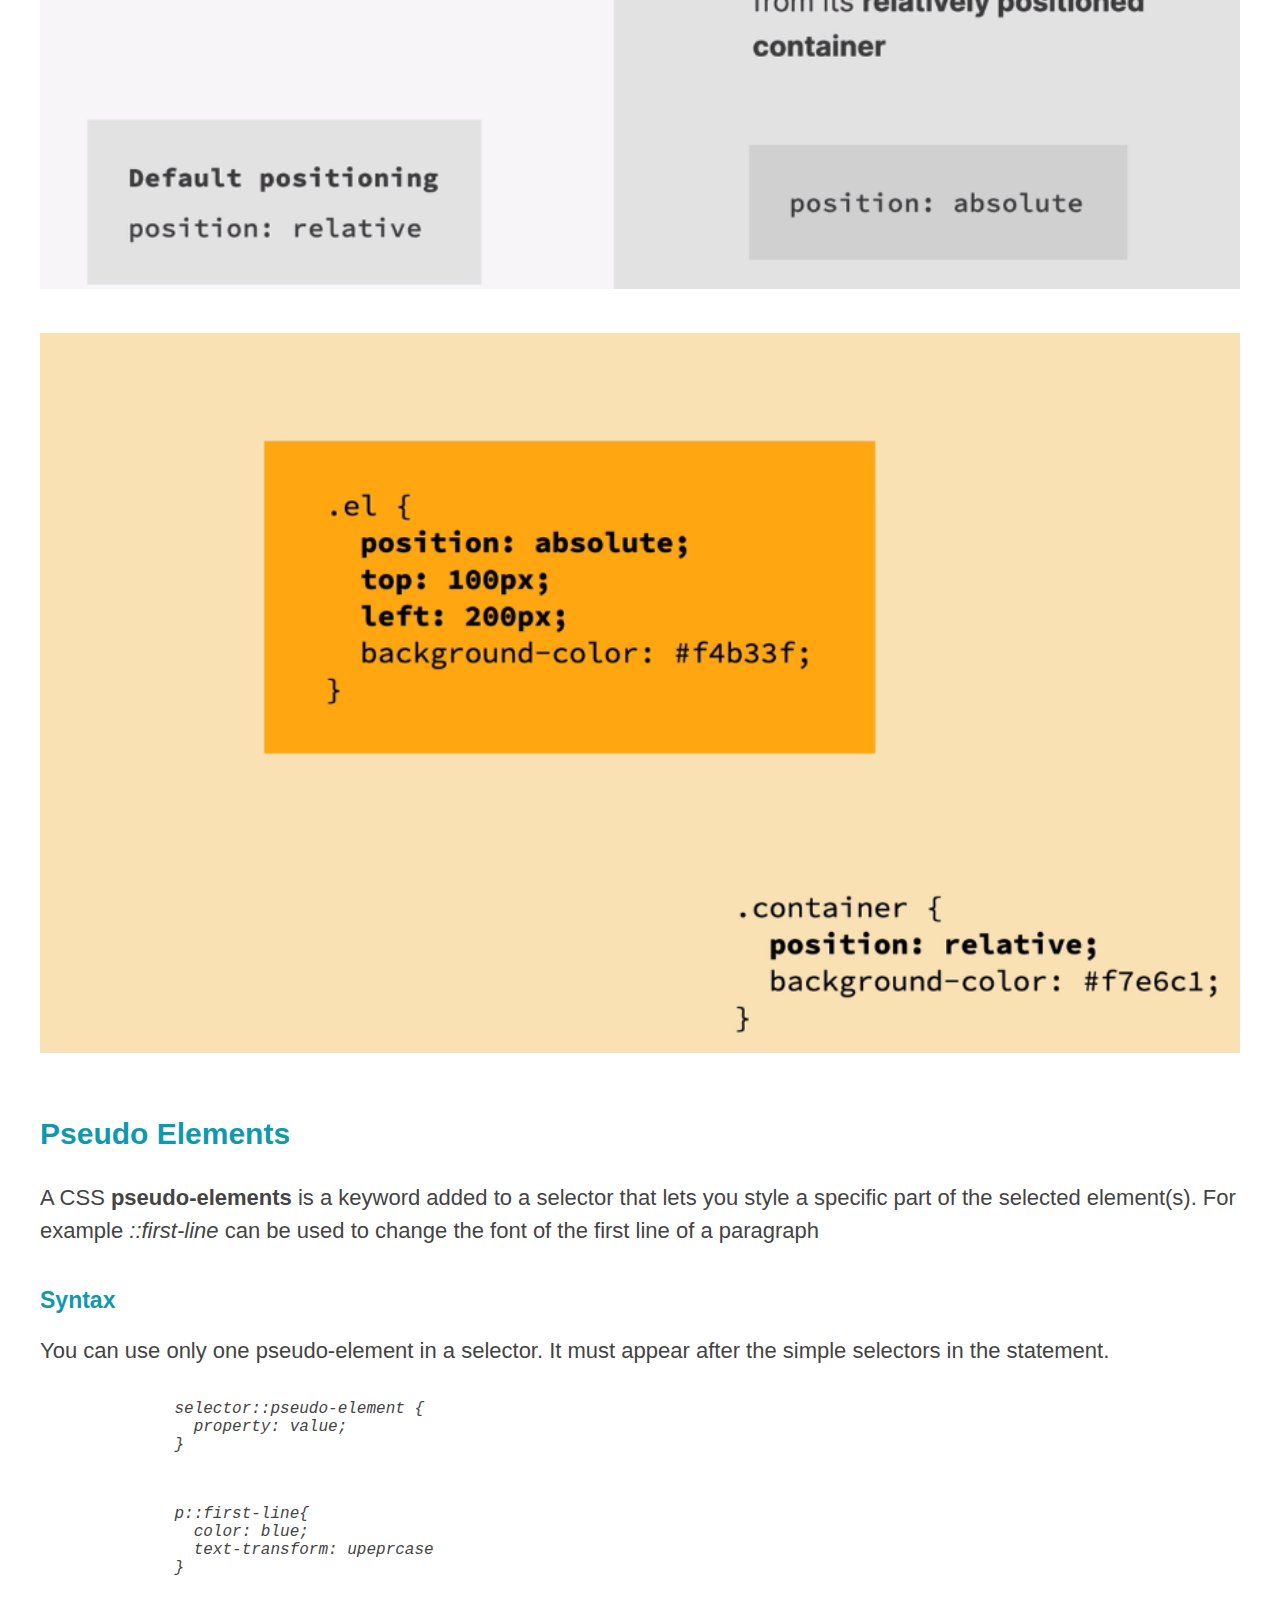
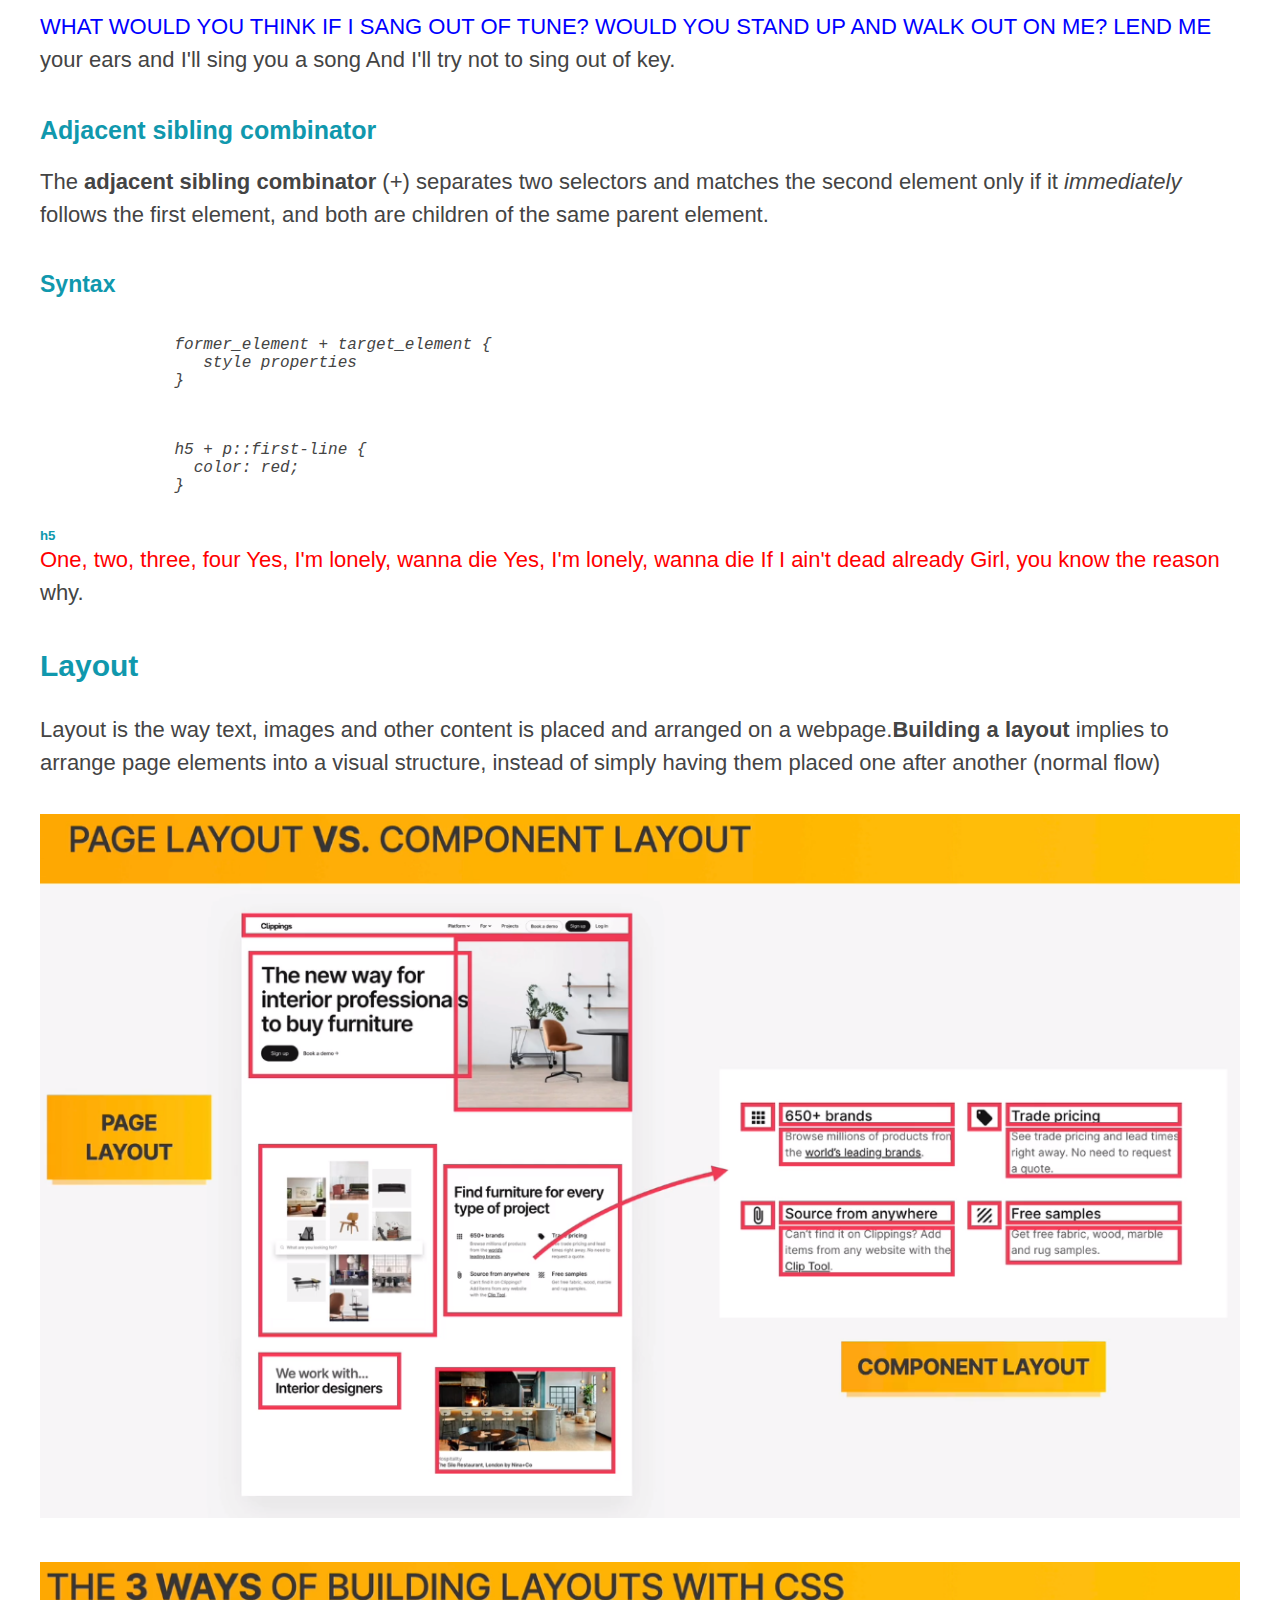
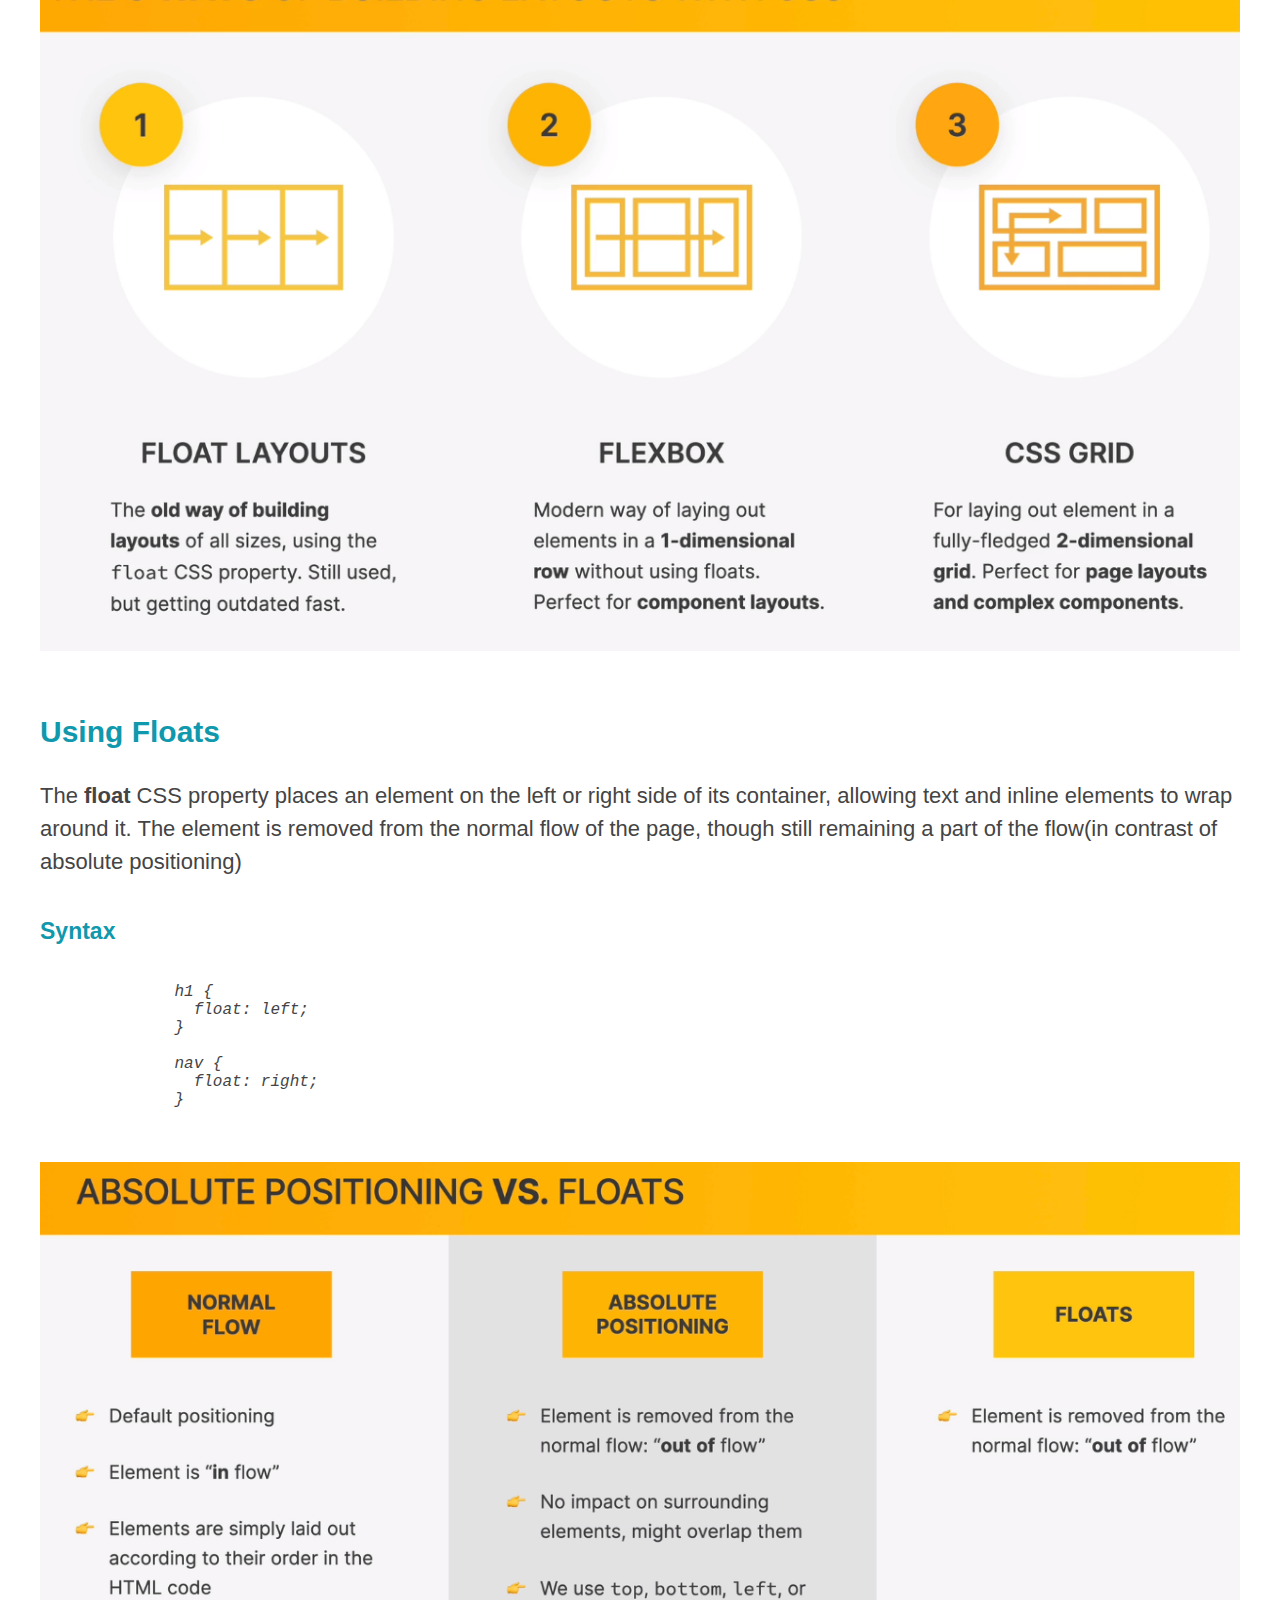
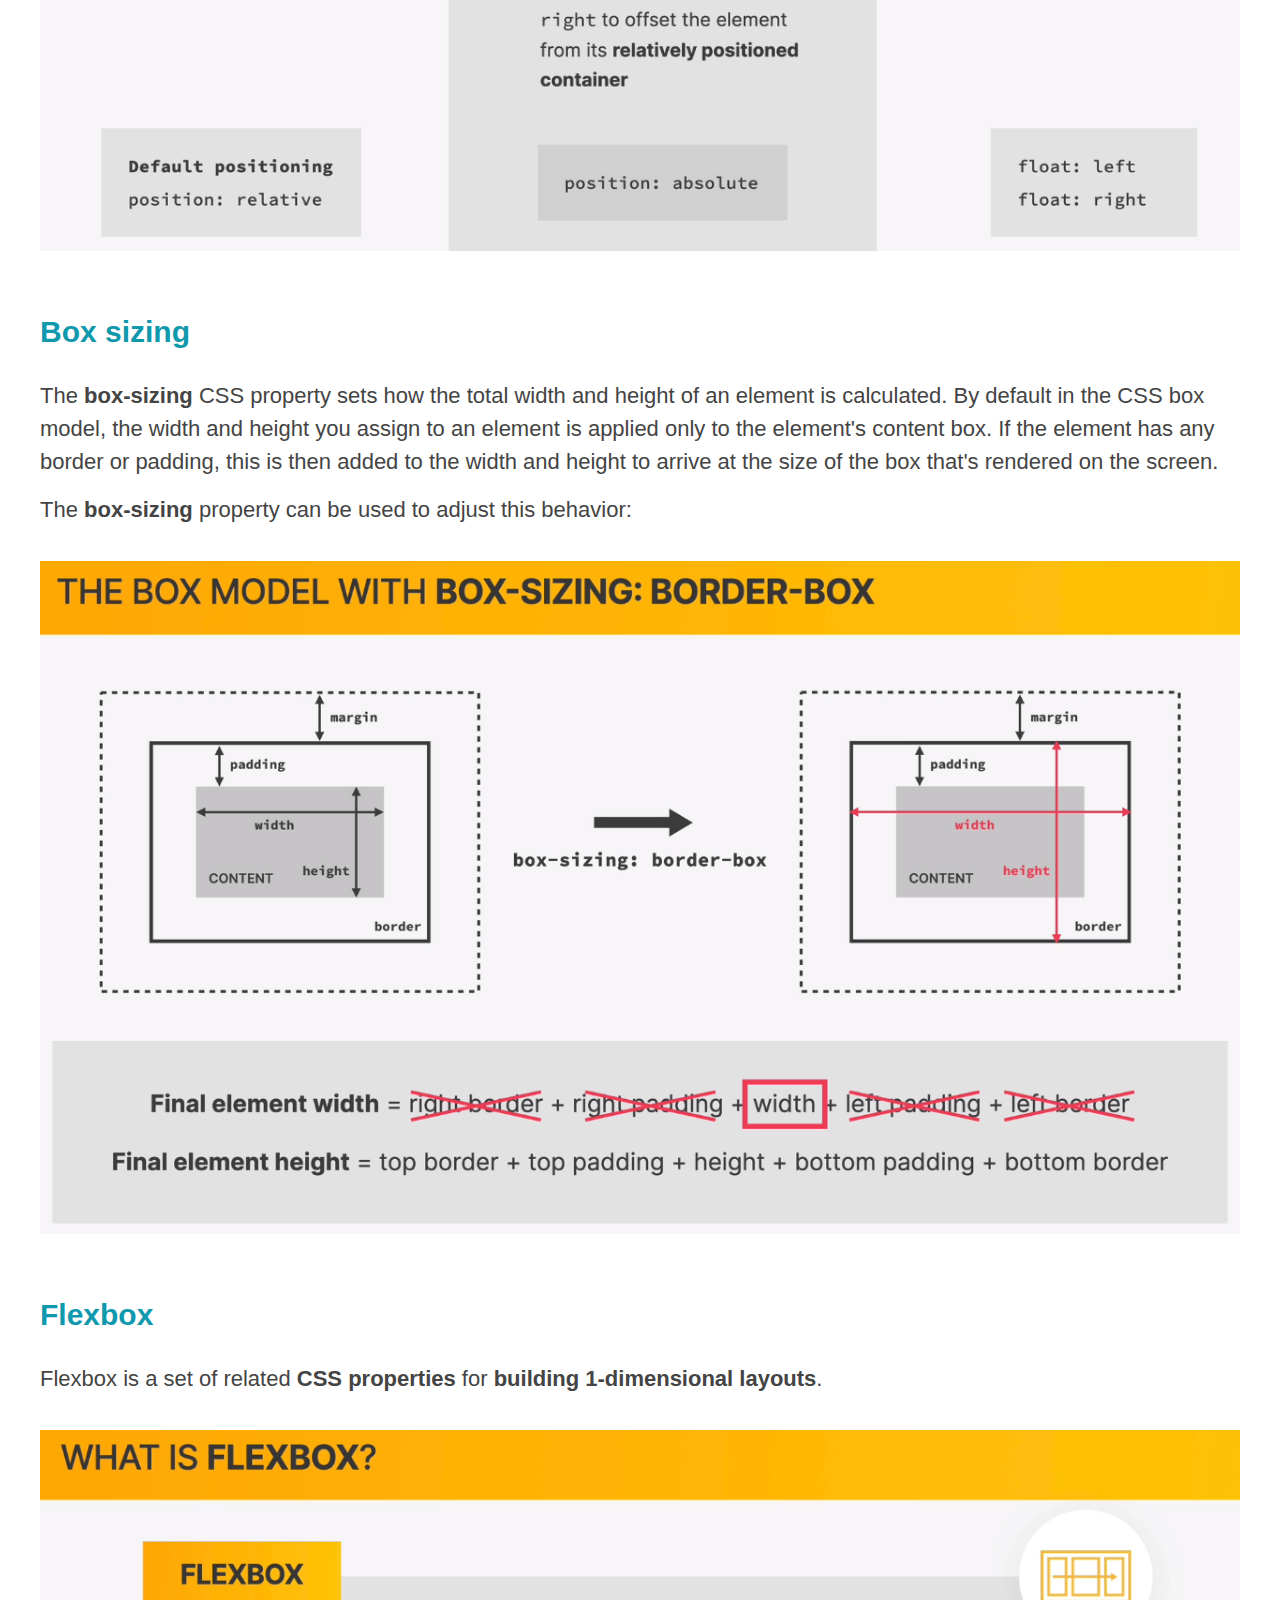
<file: code/notes.html>
<!DOCTYPE html>
<html lang="en">
  <head>
    <meta charset="UTF-8" />
    <title>Notes</title>
    <link href="./css/notes.css" rel="stylesheet" />
  </head>
  <body>
    <div class="main-container">
      <header class="main-header">
        <h1>✒️ Notes</h1>
        <nav>
          <a href="./index.html">Back to home</a>
        </nav>
      </header>
      <article>
        <section>
          <header>
            <h2>Conflicts Between Selectors</h2>
          </header>
          <p>
            There are <strong>multiple selectors</strong> selecting the same
            element.<strong> Which one of them applies? </strong> All of them.
            <strong> All properties and rules are applied! </strong>
          </p>
          <p>
            But there are <strong>conflicting</strong> font-size declarations!
            Is it 18px, or 20px, or 22px?
          </p>
          <pre>
          <code>
            &lt;p id="author" class="author&gt;
            Posted by Ian Ramos on Wednesday, July 6th 2022
            &lt;/p&gt;
          </code>
        </pre>
          <p id="author-text" class="author">
            Posted by Ian Ramos on Wednesday, July 6th 2022 (20px)
          </p>
          <img
            class="screenshot"
            src="./images/notes/conflicts1.png"
            alt="conflicts-between-selectors"
          />
        </section>
        <section>
          <header>
            <h2>Inheritance and the universal selector</h2>
          </header>
          <h3>Inheritance</h3>
          <p>
            In CSS,<strong>inheritance</strong> controls what happens when no
            value is specified for a property on an element.
          </p>
          <p>CSS properties can be cathegorized in two types:</p>
          <ul>
            <li>
              <strong>inherited properties</strong>, which by default are set to
              the computed value of a parent element
            </li>
            <li>
              <strong>non-inherited properties</strong>, which by default are
              set to initial value of the property
            </li>
          </ul>
          <p>
            For example, the links will inherit font-size from nav in the
            following snippet
          </p>
          <pre>
          <code>
            nav {
              font-size: 18px;
            }
          </code>
        </pre>
          <img
            class="screenshot"
            src="./images/notes/inheritance1.png"
            alt="How inheritance works"
          />
          <header>
            <h3>Universal selector</h3>
          </header>
          <p>
            The CSS <strong>universal selector (*)</strong> matches elements of
            any type
          </p>
          <pre>
          <code>            
            * {              
              margin: 0;
              padding:0
              box-sizing: border-box
            }
          </code>
        </pre>
        </section>
        <section>
          <header>
            <h2>The CSS box model</h2>
          </header>
          <p>
            When laying out a document, the browser's rendering engine
            represents each element as a rectangular box according to the
            standard
            <strong>CSS basic box model</strong>. CSS determines the size,
            position, and properties (color, background, border, size, etc.) of
            these boxes.
          </p>
          <p>
            Every box is composed of four parts (or areas), defined by their
            respective edges:
          </p>
          <ol>
            <li>Content edge</li>
            <li>Padding edge</li>
            <li>Border edge</li>
            <li>Margin edge</li>
          </ol>
          <img
            class="screenshot"
            src="./images/notes/boxmodel1.png"
            alt="The CSS box model"
          />
          <img
            class="screenshot"
            src="./images/notes/boxmodel2.png"
            alt="The CSS box model"
          />
          <h3>Adding Dimensions</h3>
          <p>Height</p>
          <pre>
            <code>
              .post-image {
                width: 100%;
                height: auto;
              }            
            </code>
          </pre>
          <img class="screenshot" src="./images/post-img.jpg" />
          <h3>Centering elements</h3>
          <p>
            A method to center one element is using a class container assigned
            to a div comonent as follows
          </p>
          <pre>
           <code>
              &lt;div class="container"&gt;
                &lt;p&gt;Sample image&lt;/p&gt;
                &lt;img src="./images/laura-jones.jpg" alt="laura jones" /&gt;
              &lt;/div&gt;
              
              .container {
                width: 300px;
                margin-left: auto;
                margin-right: auto;
                text-align: center;
                background-color: #f7f7f7;
                border: 2px solid #444;
              }
            </code>
          </pre>
          <div class="container">
            <p>Sample image</p>
            <img src="./images/laura-jones.jpg" alt="laura jones" />
          </div>
        </section>
        <section>
          <header>
            <h2>Types of boxes</h2>
          </header>
          <p>
            In CSS we broadly have two types of of boxes. The type refers to how
            the box behaves in terms of page flow and in relation to other boxes
            on the page.
          </p>
          <h3>Block level elements</h3>
          <img
            class="screenshot"
            src="./images/notes/boxes1.png"
            alt="The CSS box model"
          />
          <h3>Inline elements</h3>
          <img
            class="screenshot"
            src="./images/notes/inline1.png"
            alt="The CSS box model"
          />
          <h3>Inline-Block boxes</h3>
          <img
            class="screenshot"
            src="./images/notes/inline-block.png"
            alt="The CSS box model"
          />
        </section>
        <section>
          <header>
            <h2>Absolute positioning</h2>
          </header>
          <p>
            The <strong>position</strong> CSS property sets how an element is
            positioned in a document. The <em>top</em>,<em>right</em>,
            <em>bottom</em>, and <em>left</em> properties determine the final
            location of positioned elements
          </p>
          <ul>
            <li>
              <strong>Relative:</strong>
              <p>
                The element is positioned according to the normal flow of the
                document, and then offset relative to itself.
              </p>
            </li>
            <li>
              <strong>Absolute:</strong>
              <p>
                The element is removed from the normal document flow, and no
                space is created for the element in the page layout. It is
                positioned relative to its closest positioned ancestor, if any;
                otherwise, it is placed relative to the initial containing
                block.
              </p>
            </li>
          </ul>
          <img
            class="screenshot"
            src="./images/notes/normalVsAbsolutePosition.png"
            alt="Normal flow vs Absolute positioning"
          />
          <img
            class="screenshot"
            src="./images/notes/UnderstandingAbsolutePositioning.png"
            alt="Normal flow vs Absolute positioning"
          />
        </section>
        <section>
          <header>
            <h2>Pseudo Elements</h2>
          </header>
          <p>
            A CSS <strong>pseudo-elements</strong> is a keyword added to a
            selector that lets you style a specific part of the selected
            element(s). For example <em>::first-line</em> can be used to change
            the font of the first line of a paragraph
          </p>
          <h4>Syntax</h4>
          <p>
            You can use only one pseudo-element in a selector. It must appear
            after the simple selectors in the statement.
          </p>
          <pre>
            <code>
              selector::pseudo-element {
                property: value;
              }
            </code>
          </pre>
          <pre>
            <code>
              p::first-line{
                color: blue;
                text-transform: upeprcase
              }
            </code>
          </pre>

          <div class="first-line">
            <p>
              What would you think if I sang out of tune? Would you stand up and
              walk out on me? Lend me your ears and I'll sing you a song And
              I'll try not to sing out of key.
            </p>
          </div>
          <h3>Adjacent sibling combinator</h3>
          <p>
            The <strong>adjacent sibling combinator</strong> (+) separates two
            selectors and matches the second element only if it
            <em>immediately</em> follows the first element, and both are
            children of the same parent element.
          </p>
          <h4>Syntax</h4>
          <pre>
            <code>
              former_element + target_element {
                 style properties 
              }
            </code>
          </pre>
          <pre>
            <code>
              h5 + p::first-line {
                color: red;
              }
            </code>
          </pre>
          <h5>h5</h5>
          <p>
            One, two, three, four Yes, I'm lonely, wanna die Yes, I'm lonely,
            wanna die If I ain't dead already Girl, you know the reason why.
          </p>
        </section>
        <section>
          <header>
            <h2>Layout</h2>
          </header>
          <p>
            Layout is the way text, images and other content is placed and
            arranged on a webpage.<strong>Building a layout</strong> implies to
            arrange page elements into a visual structure, instead of simply
            having them placed one after another (normal flow)
          </p>
          <img
            class="screenshot"
            src="./images/notes/pageLayoutVsComponentLayout.png"
            alt="Page Layout
          Vs Component Layout"
          />
          <img
            class="screenshot"
            src="./images/notes/3WaysOfBuildingLayouts.png"
            alt="The 3 ways of
          building layouts with CSS"
          />
        </section>
        <section>
          <header>
            <h2>Using Floats</h2>
          </header>
          <p>
            The <strong>float</strong> CSS property places an element on the
            left or right side of its container, allowing text and inline
            elements to wrap around it. The element is removed from the normal
            flow of the page, though still remaining a part of the flow(in
            contrast of absolute positioning)
          </p>
          <h4>Syntax</h4>
          <pre>
            <code>
              h1 {
                float: left;
              }
              
              nav {
                float: right;
              }
            </code>
          </pre>
          <img class="screenshot"
          src="./images/notes/absolutePositioningVsFloats.png" alt="Absolute
          positioning vs floats" / >
        </section>
        <section>
          <header>
            <h2>Box sizing</h2>
          </header>
          <p>
            The <strong>box-sizing</strong> CSS property sets how the total
            width and height of an element is calculated. By default in the CSS
            box model, the width and height you assign to an element is applied
            only to the element's content box. If the element has any border or
            padding, this is then added to the width and height to arrive at the
            size of the box that's rendered on the screen.
          </p>
          <p>
            The <strong>box-sizing</strong> property can be used to adjust this
            behavior:
          </p>
          <img
            class="screenshot"
            src="./images/notes/borderBox.png"
            alt="The
          box model with box-sizing border box"
          />
        </section>
        <section>
          <header>
            <h2>Flexbox</h2>
          </header>
          <p>
            Flexbox is a set of related <strong>CSS properties</strong> for
            <strong>building 1-dimensional layouts</strong>.
          </p>
          <img
            class="screenshot"
            src="./images/notes/whatIsFlexbox.png"
            alt="What is flexbox?"
          />
          <img
            class="screenshot"
            src="./images/notes/flexboxTerminilogy.png"
            alt="Flexbox terminology"
          />
          <img
            class="screenshot"
            src="./images/notes/flexboxOverview.png"
            alt="Flexbox Overview"
          />
          <h3>The flex property</h3>
          <p>
            To start with, we need to select which elements are to be laid out
            as flexible boxes. To do this, we set a special value of display on
            the parent element of the elements you want to affect. In this case
            we want to lay out the &lt;article&gt; elements, so we set this on
            the &lt;section&gt;:
          </p>
          <pre>
            <code>
              section {
                align-items: center;
                background-color: #ddd;
                display: flex;
                gap: 20px;
                height: 200px;
                justify-content: center;
                margin: 10px;
              }              
            </code>
          </pre>
          <section class="flex-section">
            <article class="flex-article">
              Lorem ipsum dolor, sit amet consectetur adipisicing elit.
              Explicabo, earum placeat ad adipisci nulla perspiciatis vitae
              optio, vel tempore nesciunt eligendi quia suscipit eaque laborum
              amet pariatur sapiente atque repudiandae!
            </article>
            <article class="flex-article stretch">
              <strong>stretch</strong>
              Lorem ipsum dolor, sit amet consectetur adipisicing elit.
              Explicabo, earum placeat ad adipisci nulla perspiciatis vitae
              optio, vel tempore nesciunt eligendi quia suscipit eaque laborum
              amet pariatur sapiente atque repudiandae!
            </article>
            <article class="flex-article grow">
              <strong>Grow 2</strong>
              Lorem ipsum dolor, sit amet consectetur adipisicing elit.
              Explicabo, earum placeat ad adipisci nulla perspiciatis vitae
              optio, vel tempore nesciunt eligendi quia suscipit eaque laborum
              amet pariatur sapiente atque repudiandae!
            </article>
          </section>
        </section>
        <section>
          <header>
            <h2>CSS Grid</h2>
          </header>
          <p>
            CSS Grid is a set of <strong>CSS properties</strong> for
            <strong> building 2-dimensional layouts</strong>.
          </p>
          <img
            class="screenshot"
            src="./images/notes/whatIsCssGrid.png"
            alt="What is CSS Grid?"
          />
          <p>
            The following snippet will create a grid with 2 columns and 2 rows.
          </p>
          <div class="code-grid">
            <p class="grid-header">CSS</p>
            <p class="grid-header">HTML</p>
            <pre>
                <code>
                  .image-grid {
                    align-items: center;
                  background-color: #ddd;
                  column-gap: 10px;
                  display: grid;
                  
                  grid-template-columns: 1fr 1fr;
                  grid-template-rows: 1fr 4fr;
                  justify-content: center;
                  margin-bottom: 50px;
                  padding: 10px;
                  row-gap: 5px;
                }
                
                .image-header {
                  color: #1098ad;
                  font-size: 25px;
                  font-weight: bold;
                  margin: auto auto;
                }
                
                .twoc-image {
                  width: 100%;
                  grid-column: 1 / span 2;
                }
              </code>              
            </pre>
            <pre>
              <code>
                &lt;div class="image-grid"&gt;
                  &lt;p class="image-header"&gt;Basic CSS Grid Terminology&lt;/p&gt;
                  &lt;p class="image-header"&gt;More CSS Grid Terminology&lt;/p&gt;
                  &lt;img
                    class="screenshot"
                    src="./images/notes/gridTerminology1.png"
                    alt="CSS Grid terminology 1"
                  /&gt;
                  &lt;img
                    class="screenshot"
                    src="./images/notes/gridTerminology2.png"
                    alt="CSS Grid terminology 2"
                  /&gt;
                  &lt;img
                  class="twoc-image"
                  src="./images/notes/gridSummary.png"
                  alt="CSS Grid container and grid items"
                  style="justify-self: stretch"
                /&gt;
                &lt;/div&gt;
              </code>
            </pre>
          </div>
          <div class="image-grid">
            <p class="grid-header">Basic CSS Grid Terminology</p>
            <p class="grid-header">More CSS Grid Terminology</p>
            <img
              class="screenshot"
              src="./images/notes/gridTerminology1.png"
              alt="CSS Grid terminology 1"
            />
            <img
              class="screenshot"
              src="./images/notes/gridTerminology2.png"
              alt="CSS Grid terminology 2"
            />
            <img
              class="twoc-image"
              src="./images/notes/gridSummary.png"
              alt="CSS Grid container and grid items"
              style="justify-self: stretch"
            />
          </div>
        </section>
      </article>
    </div>
  </body>
</html>
</file>
<file: code/css/style.css>
* {
  margin: 0;
  padding: 0;
  box-sizing: border-box;
}

body {
  color: #444;
  font-family: sans-serif;
  position: relative;
}

.container {
  width: 1200px;
  margin-left: auto;
  margin-right: auto;
}

.main-header {
  background-color: #f7f7f7;
  height: 80px;
  padding: 20px 40px;
  /* margin-bottom: 60px; */
}

.post-header {
  margin-bottom: 40px;
}

article {
  /* margin-bottom: 60px; */
}

aside {
  background-color: #f7f7f7;
  border-top: 5px solid #1098ad;
  border-bottom: 5px solid #1098ad;
  padding: 50px 40px;
}

h1,
h2,
h3 {
  color: #1098ad;
}

h1 {
  font-size: 26px;
  font-style: italic;
  text-transform: uppercase;
}

h2 {
  font-size: 40px;
  margin-bottom: 30px;
}

h3 {
  font-size: 30px;
  margin-top: 40px;
  margin-bottom: 20px;
}

h4 {
  font-size: 20px;
  text-transform: uppercase;
  text-align: center;
  margin-bottom: 30px;
}

p {
  font-size: 22px;
  line-height: 1.5;
  margin-bottom: 15px;
}

ol,
ul {
  margin-left: 50px;
  margin-bottom: 20px;
}

li {
  font-size: 20px;
  margin-bottom: 10px;
  /* display: inline; Block to inline */
}

li:last-child {
  margin-bottom: 0;
}

nav {
  font-size: 18px;
}

/* Descendent selector */
/* footer p {
  font-size: 15px;
} */

/* article header p {
  font-style: italic;
} */

/* Id selector */
#author {
  font-size: 18px;
  font-style: italic;
}

#copyright {
  font-size: 16px;
}

/* Class selector */
.related-author {
  font-size: 18px;
  font-weight: bold;
}

.related {
  list-style: none;
  margin-left: 0;
}

/* 
.first-li {
  font-weight: bold;
} */

/*Pseudo classes
A CSS pseudo-class is a keyword added to a selector that specifies a special state of the selected element(s).
*/
li:first-child {
  font-weight: bold;
}

li:last-child {
  font-style: italic;
}

/* li:nth-child(even) {
  color: red;
} */

/* Misconception: this won't work */
article p:first-child {
  color: red;
}

/* Styling links */
a:link {
  color: #1098ad;
  text-decoration: none;
}

a:visited {
  color: #1098ad;
}

a:hover {
  color: orangered;
  font-weight: bold;
  text-decoration: underline orangered;
}

a:active {
  background-color: black;
  font-style: italic;
}

/* Resolving conflicts */
#copyright {
  color: #444;
}

.copyright {
  color: blue;
}

.text {
  color: yellow;
}

footer p {
  color: green;
}

.post-image {
  width: 100%;
  height: auto;
  /* margin: 100px; Inline block element behaviour*/
}

/* Inline to block elements */
nav a:link {
  /* background-color: cyan;
  margin: 20px;
  padding: 20px;
  display: block; */
  margin-right: 20px;
  display: inline-block;
}

nav a:link:last-child {
  margin-right: 0;
}

/*Absolute positioning*/
button {
  font-size: 22px;
  padding: 20px;
  cursor: pointer;
  position: absolute;
  bottom: 50px;
  right: 50px;
}

/*Pseudo elements*/
h1::first-letter {
  font-style: normal;
  margin-right: 5px;
}

/*Adjacent sibling combinator*/
/* h3 + p::first-line {
  color: red;
} */

h2 {
  position: relative;
}

h2::after {
  content: "TOP";
  background-color: #ffe708;
  font-size: 16px;
  color: #444;
  font-weight: bold;
  display: inline-block;
  padding: 5px 10px;
  position: absolute;
  top: -15px;
  right: -25px;
}

/*Floats*/
/* 
.author-img {
  float: left;
}

.author {  
  float: left;
  padding-top: 10px;
  margin-left: 20px;
}

h1 {
  float: left;
}

nav {
  float: right;
}

.clear {
  clear: both;
}

.clearfix::after {
  clear: both;
  content: "";
  display: block;
}

article {
  width: 850px;
  float: left;
}
aside {
  width: 300px;
  float: right;
}
footer {
  clear: both;
} */

/*FELXBOX*/
.main-header {
  display: flex;
  align-items: center;
  justify-content: space-between;
}

.author-box {
  display: flex;
  align-items: center;
  margin-bottom: 20px;
}

.author {
  margin-bottom: 0;
  margin-left: 15px;
}

.related-post {
  align-items: center;
  display: flex;
  gap: 20px;
  margin-bottom: 30px;
}

.related-link:link {
  font-size: 17px;
  font-weight: bold;
  font-size: normal;
  margin-bottom: 5px;
  display: block;
}

.related-author {
  font-size: 14px;
  font-style: italic;
  font-weight: normal;
  margin-bottom: 0;
}

/*Flexbox Layout*/
/* .row {
  display: flex;
  align-items: flex-start;
  gap: 75px;
  margin-bottom: 60px;
}

article {
  /* flex: 0 0 825px; */
/* flex: 1;
  margin-bottom: 0;
}

aside {
  /* Defaults
  flex-grow: 0;
  flex-shrink: 1;
  flex-basis: auto; */
/* flex: 0 0 300px;
} */

/*CSS Layout*/
.container {
  display: grid;
  grid-template-columns: 1fr 300px;
  column-gap: 75px;
  row-gap: 60px;
  align-items: start;
}

.main-header {
  /* grid-column: 1 / span 2; */
  grid-column: 1 / -1;
}

footer {
  grid-column: 1 / -1;
}
</file>
<file: code/css/challenges.css>
body {
  font-family: sans-serif;
  color: #444;
}

.main-header {
  background-color: #f7f7f7;
}

h1,
h2,
h3 {
  color: #1098ad;
}

h1 {
  font-size: 26px;
  font-style: italic;
  text-transform: uppercase;
}

h2 {
  font-size: 30px;
}

h3 {
  font-size: 25px;
}

p {
  font-size: 22px;
}

li {
  font-size: 20px;
}

code {
  font-size: 16px;
  font-style: italic;
}

nav {
  font-size: 18px;
}

a:link {
  color: #1098ad;
  text-decoration: none;
}

a:visited {
  color: #1098ad;
}

a:hover {
  color: orangered;
  font-weight: bold;
  text-decoration: underline orangered;
}

a:active {
  background-color: black;
  font-style: italic;
}

.author {
  font-size: 18px;
  font-style: italic;
}

#author-text {
  font-size: 20px;
}
</file>
<file: code/css/converse.css>
* {
  margin: 0;
  padding: 0;
  box-sizing: border-box;
}

body {
  font-family: sans-serif;
  line-height: 1.4;
}

.product {
  border: 4px solid black;
  width: 825px;
  margin: 0 auto;
  margin-top: 20px;
  position: relative;
}

.more-info,
.more-info:visited {
  color: black;
}

.more-info:hover,
.more-info:active {
  text-decoration: none;
}

.title {
  background-color: #f7f7f7;
  font-size: 25px;
  padding: 15px;
  text-align: center;
  text-transform: uppercase;
}

.price {
  font-size: 28px;
  /* float: left; */
}

.ship {
  color: #888;
  font-weight: bold;
  text-transform: uppercase;
  /* float: right; */
  margin-top: 8px;
}

.details {
  text-transform: uppercase;
  margin-top: 10px;
}

.details-list {
  list-style: square;
  margin-left: 25px;
}

.details-list li {
  margin-bottom: 10px;
}

p {
  margin: 5px 0;
}

.button {
  background-color: black;
  border: none;
  color: white;
  cursor: pointer;
  font-size: 22px;
  padding: 10px 0;
  text-transform: uppercase;
  width: 100%;
}

.button:hover {
  background-color: white;
  border-top: 4px solid black;
  color: black;
}

/*Pseudo elemet*/
.product::before {
  content: "SALE";
  color: white;
  background-color: #ff3100;
  font-size: 16px;
  font-weight: bold;
  letter-spacing: 2px;
  padding: 5px 15px;
  position: absolute;
  top: -18px;
  left: -40px;
  display: inline-block;
}

.colors {
  margin: 20px 0;
  display: flex;
  align-items: center;
  justify-content: space-around;
}

.color {
  width: 25px;
  height: 25px;
}

.color:last-child {
  margin-right: 0;
}

.black {
  background-color: #000;
}

.blue {
  background-color: #00f;
}

.red {
  background-color: #f00;
}

.yellow {
  background-color: #fbff00;
}

.green {
  background-color: #0f0;
}

.brown {
  background-color: #a52a2a;
}

/* Floats challenge*/
/* .product-description {
  clear: both;
  margin-bottom: 10px;
}

.product-info {
  float: left;
  width: 243px;
  margin-right: 40px;
  padding-top: 20px;
}

.product-img {
  width: 250px;
  height: 250px;
  float: left;
  margin-right: 40px;
}

.product-details {
  float: left;
  width: 243px;
} */

/*Flexbox challenge*/
/* 
.container {
  display: flex;
  align-items: center;
  justify-content: space-between;
  gap: 40px;
}

.product-img {
  width: 250px;
  height: 250px;
  flex: 1;
}

.product-info {
  flex: 1;
  padding-top: 20px;
}

.product-details {
  flex: 1;
}

.product-info-price {
  display: flex;
  align-items: center;
  justify-content: space-between;
  margin-bottom: 20px;
} */

/*CSS Grid challenge*/
.product {
  display: grid;
  grid-template-columns: 250px 1fr 1fr;
  grid-template-rows: 1fr 250px 1fr;
  align-items: start;
  column-gap: 40px;
}

.title {
  grid-column: 1 / -1;
}

.product-img {
  width: 250px;
  height: 250px;
}

.product-info-price {
  display: flex;
  justify-content: space-between;
  align-items: center;
}

.button {
  grid-column: 1 / -1;
  height: 100%;
}
</file>
<file: code/css/design.css>
/*
SPACING SYSTEM (px)
2 / 4 / 8 / 12 / 16 / 24 / 32 / 48 / 64 / 80 / 96 / 128

FONT SIZE SYSTEM (px)
10 / 12 / 14 / 16 / 18 / 20 / 24 / 30 / 36 / 44 / 52 / 62 / 74 / 86 / 98
*/

* {
  margin: 0;
  padding: 0;
  box-sizing: border-box;
}

/* ------------------------ */
/* GENERAL STYLES */
/* ------------------------ */
body {
  font-family: sans-serif;
}

.container {
  width: 960px;
  margin: 0 auto;
}

header,
section {
  margin-bottom: 48px;
}

h2 {
  margin-bottom: 48px;
}

.grid-3-cols {
  display: grid;
  grid-template-columns: repeat(3, 1fr);
  column-gap: 80px;
}

/* ------------------------ */
/* COMPONENT STYLES */
/* ------------------------ */

/* HEADER */
header {
  display: grid;
  grid-template-columns: repeat(2, 1fr);
  column-gap: 80px;
  margin-top: 48px;
}

.header-text-box {
  align-self: center;
}

h1 {
  margin-bottom: 24px;
}

.header-text {
  margin-bottom: 24px;
}

img {
  width: 100%;
}

/* FEATURES */
.features-icon {
}

.features-title {
  margin-bottom: 16px;
}

.features-text {
}

/* TESTIMONIAL */
.testimonial-section {
}

.testimonial-box {
  grid-column: 2 / -1;
  align-self: center;
}

.testimonial-box h2 {
  margin-bottom: 24px;
}

.testimonial-text {
  font-style: italic;
  margin-bottom: 24px;
}

/* CHAIRS */
.chair-box {
  padding: 24px;
}

h3 {
  margin-bottom: 24px;
}

.chair-details {
  list-style: none;
  margin-bottom: 24px;
}

.chair-details li {
  display: flex;
  align-items: center;
  gap: 12px;
  margin-bottom: 24px;
}

.chair-details li:last-child {
  margin-bottom: 0;
}

.chair-icon {
}

.chair-price {
  display: flex;
  justify-content: space-between;
}

footer {
  margin-bottom: 48px;
}
</file>
<file: code/css/notes.css>
* {
  margin: 0;
  padding: 0;
  box-sizing: border-box;
}

body {
  font-family: sans-serif;
  color: #444;
}

.main-header {
  background-color: #f7f7f7;
  padding: 20px 40px;
  margin-bottom: 60px;
}
article {
  margin-bottom: 60px;
}

h1,
h2,
h3,
h4,
h5 {
  color: #1098ad;
}

h1 {
  font-size: 26px;
  font-style: italic;
  text-transform: uppercase;
}

h2 {
  font-size: 30px;
  margin-top: 40px;

  margin-bottom: 30px;
}

h3 {
  font-size: 25px;
  margin-top: 40px;
  margin-bottom: 20px;
}

h4 {
  font-size: 23px;
  margin-top: 40px;
  margin-bottom: 20px;
}

p {
  font-size: 22px;
  line-height: 1.5;
  margin-bottom: 15px;
}

ol,
ul {
  margin-left: 50px;
  margin-bottom: 20px;
}

li {
  font-size: 20px;
  margin-bottom: 10px;
}

li:last-child {
  margin-bottom: 0;
}

img {
  margin: 20px 0;
}

code {
  font-size: 16px;
  font-style: italic;
}

nav {
  font-size: 18px;
}

a:link {
  color: #1098ad;
  text-decoration: none;
}

a:visited {
  color: #1098ad;
}

a:hover {
  color: orangered;
  font-weight: bold;
  text-decoration: underline orangered;
}

a:active {
  background-color: black;
  font-style: italic;
}

.author {
  font-size: 18px;
  font-style: italic;
}

#author-text {
  font-size: 20px;
}

.screenshot {
  width: 100%;
  height: 100%;
}

.main-container {
  width: 1200px;
  margin-left: auto;
  margin-right: auto;
}

.container {
  width: 300px;
  margin-left: auto;
  margin-right: auto;
  text-align: center;
  background-color: #f7f7f7;
  border: 2px solid #444;
}

.first-line p::first-line {
  color: blue;
  text-transform: uppercase;
}

h5 + p::first-line {
  color: red;
}

.flex-section {
  align-items: center;
  background-color: #ddd;
  display: flex;
  gap: 20px;
  height: 200px;
  justify-content: center;
  margin: 10px;
}

.flex-article {
  background-color: #1098ad;
  color: white;
  flex: 1;
  margin: 0;
  padding: 10px;
}

.stretch {
  align-self: stretch;
}

.grow {
  flex-grow: 2;
}

.code-grid {
  background-color: #f7f7f7;
  column-gap: 10px;
  display: grid;
  grid-template-columns: repeat(2, 1fr);
  grid-template-rows: 1fr 5fr;
  margin-bottom: 20px;
  gap: 20px;
}

.image-grid {
  align-items: center;
  background-color: #ddd;
  column-gap: 10px;
  display: grid;
  grid-template-columns: 1fr 1fr;
  grid-template-rows: 1fr 4fr;
  justify-content: center;
  margin-bottom: 50px;
  padding: 10px;
  row-gap: 5px;
}

.grid-header {
  color: #1098ad;
  font-size: 25px;
  font-weight: bold;
  margin: auto auto;
}

.twoc-image {
  width: 100%;
  grid-column: 1 / span 2;
}
</file>
